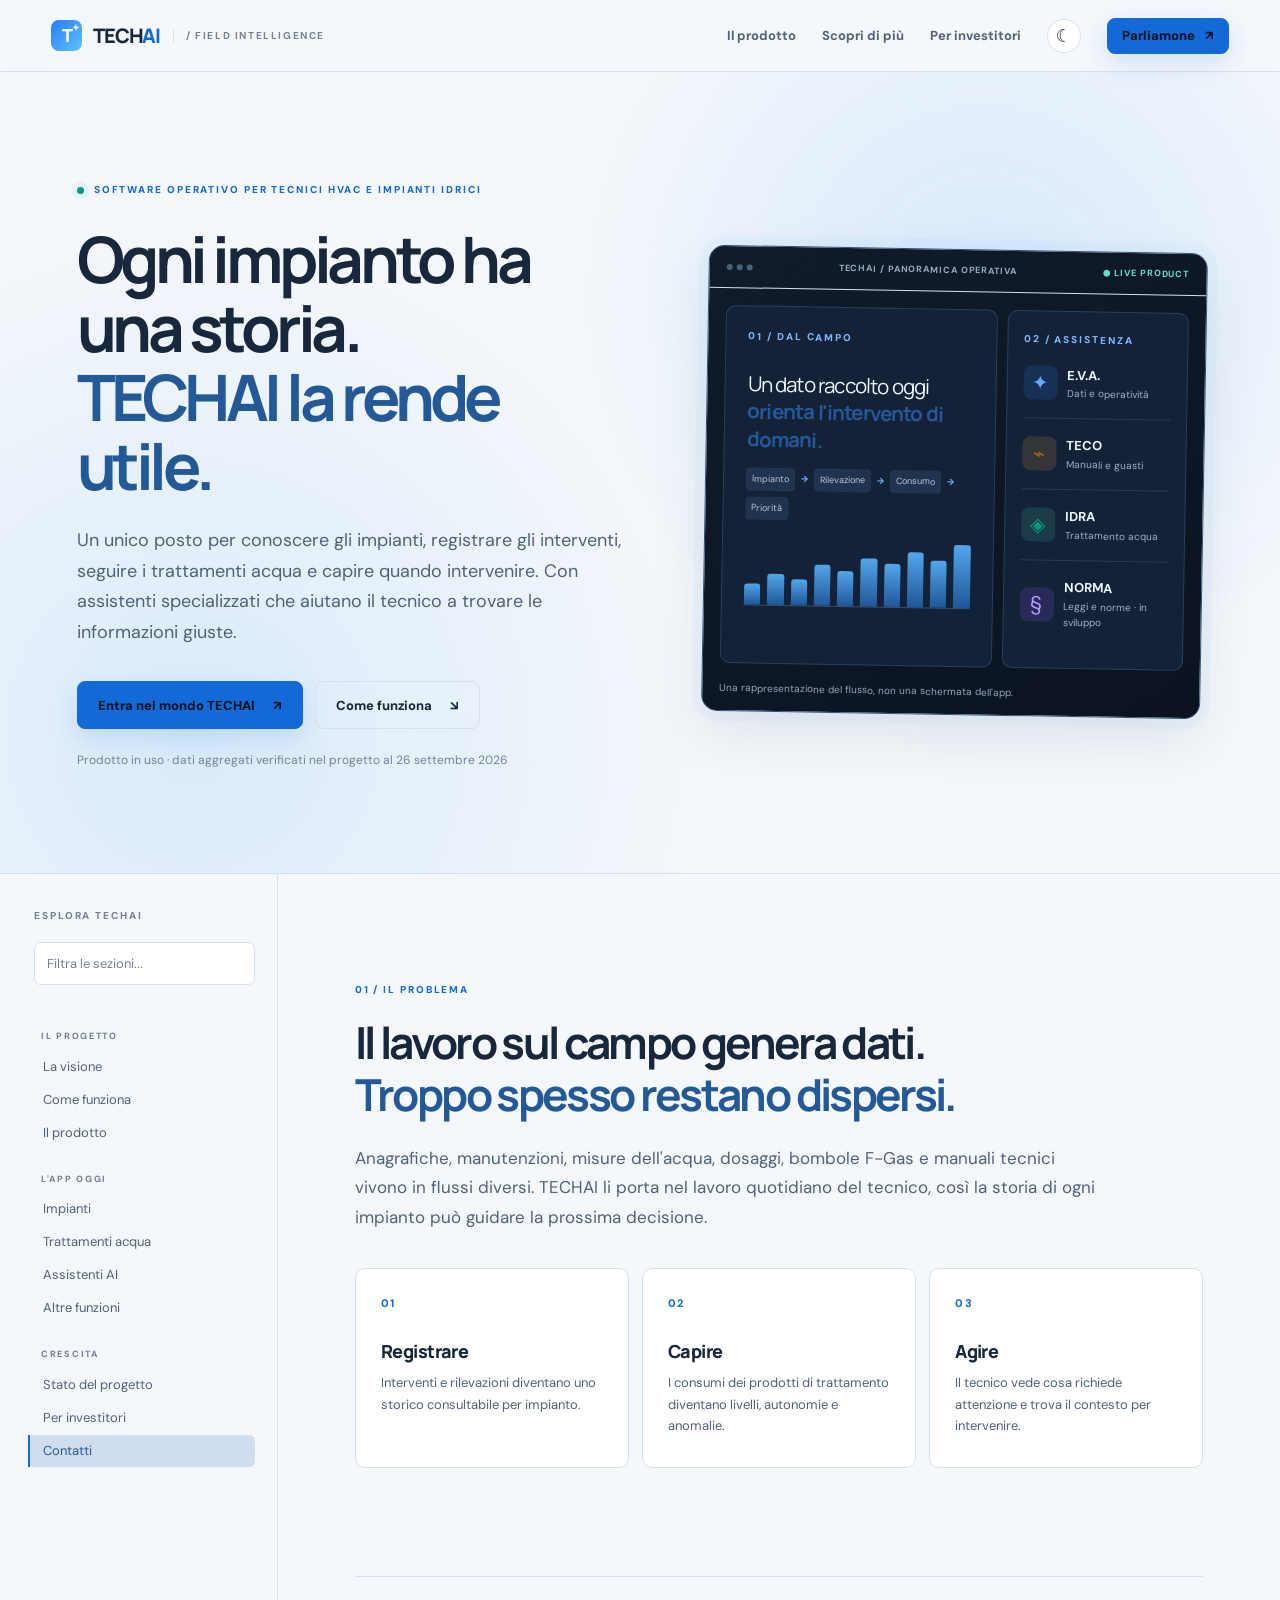
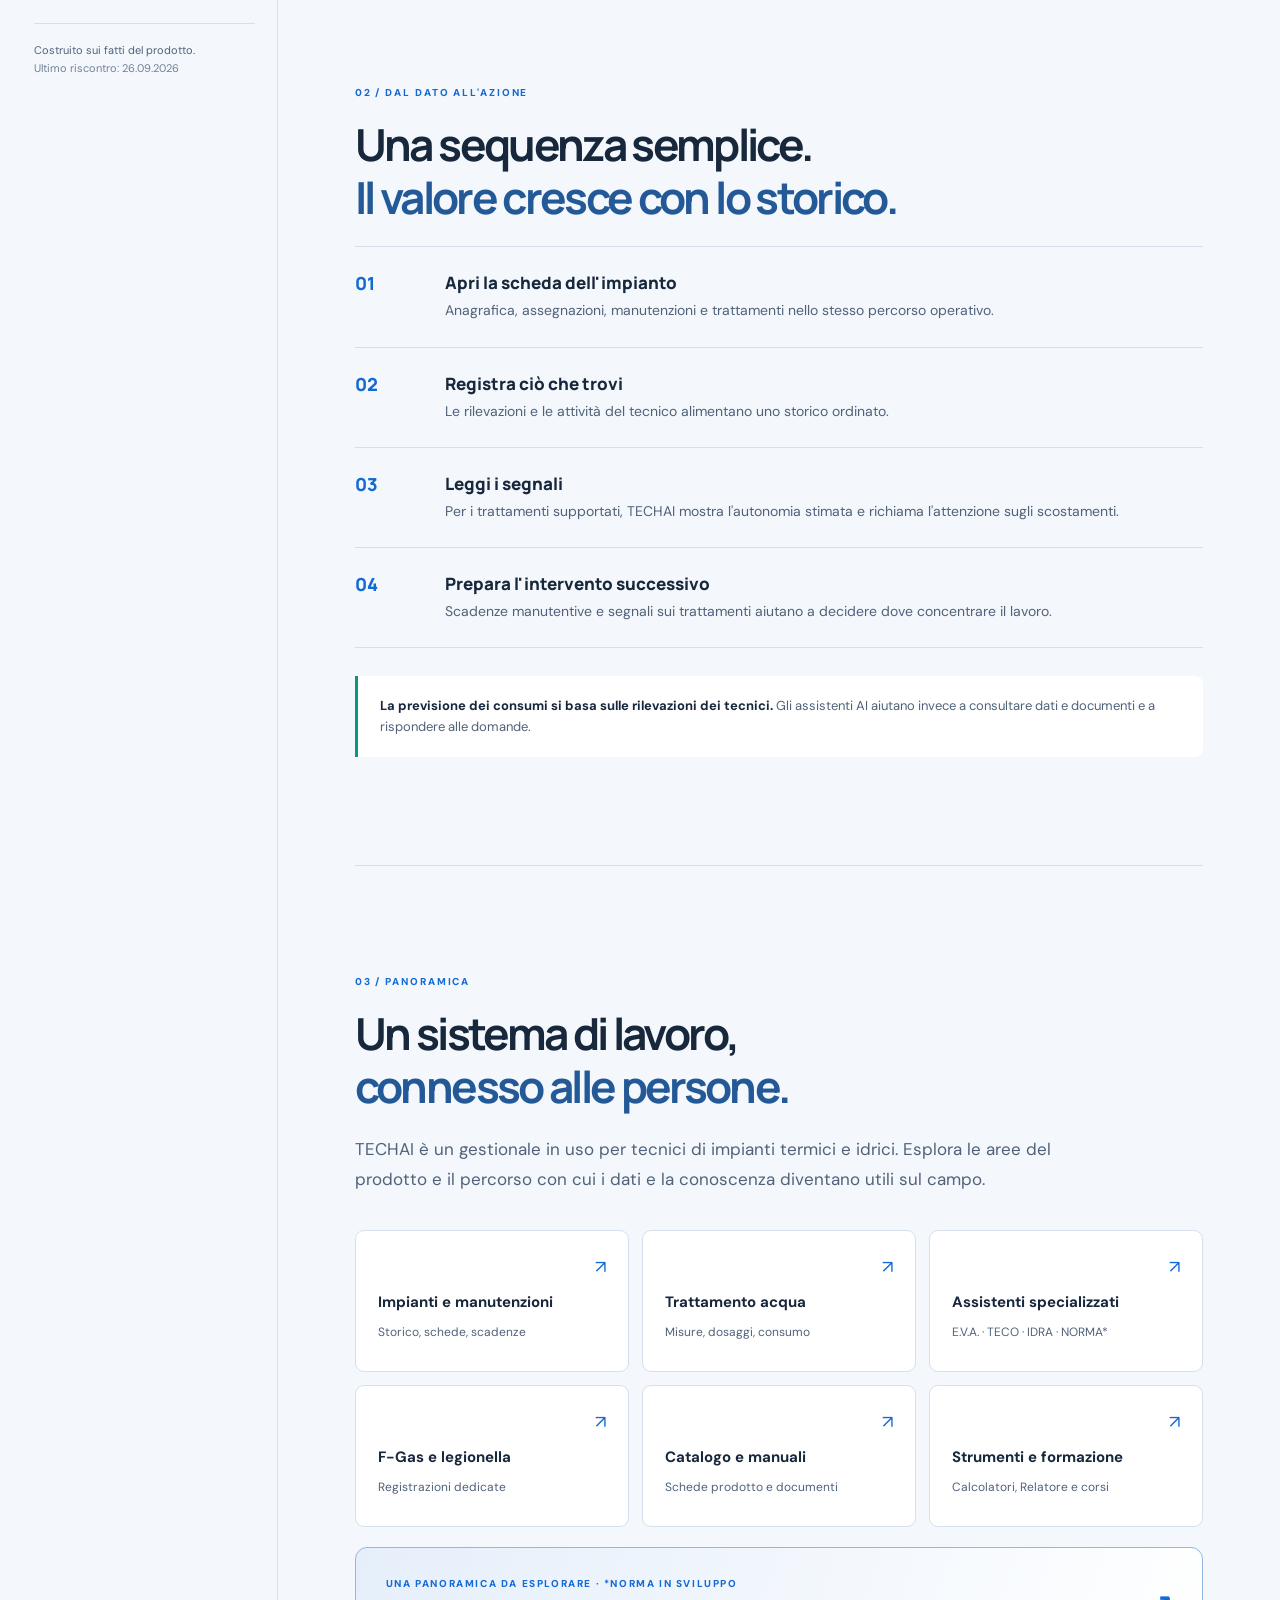
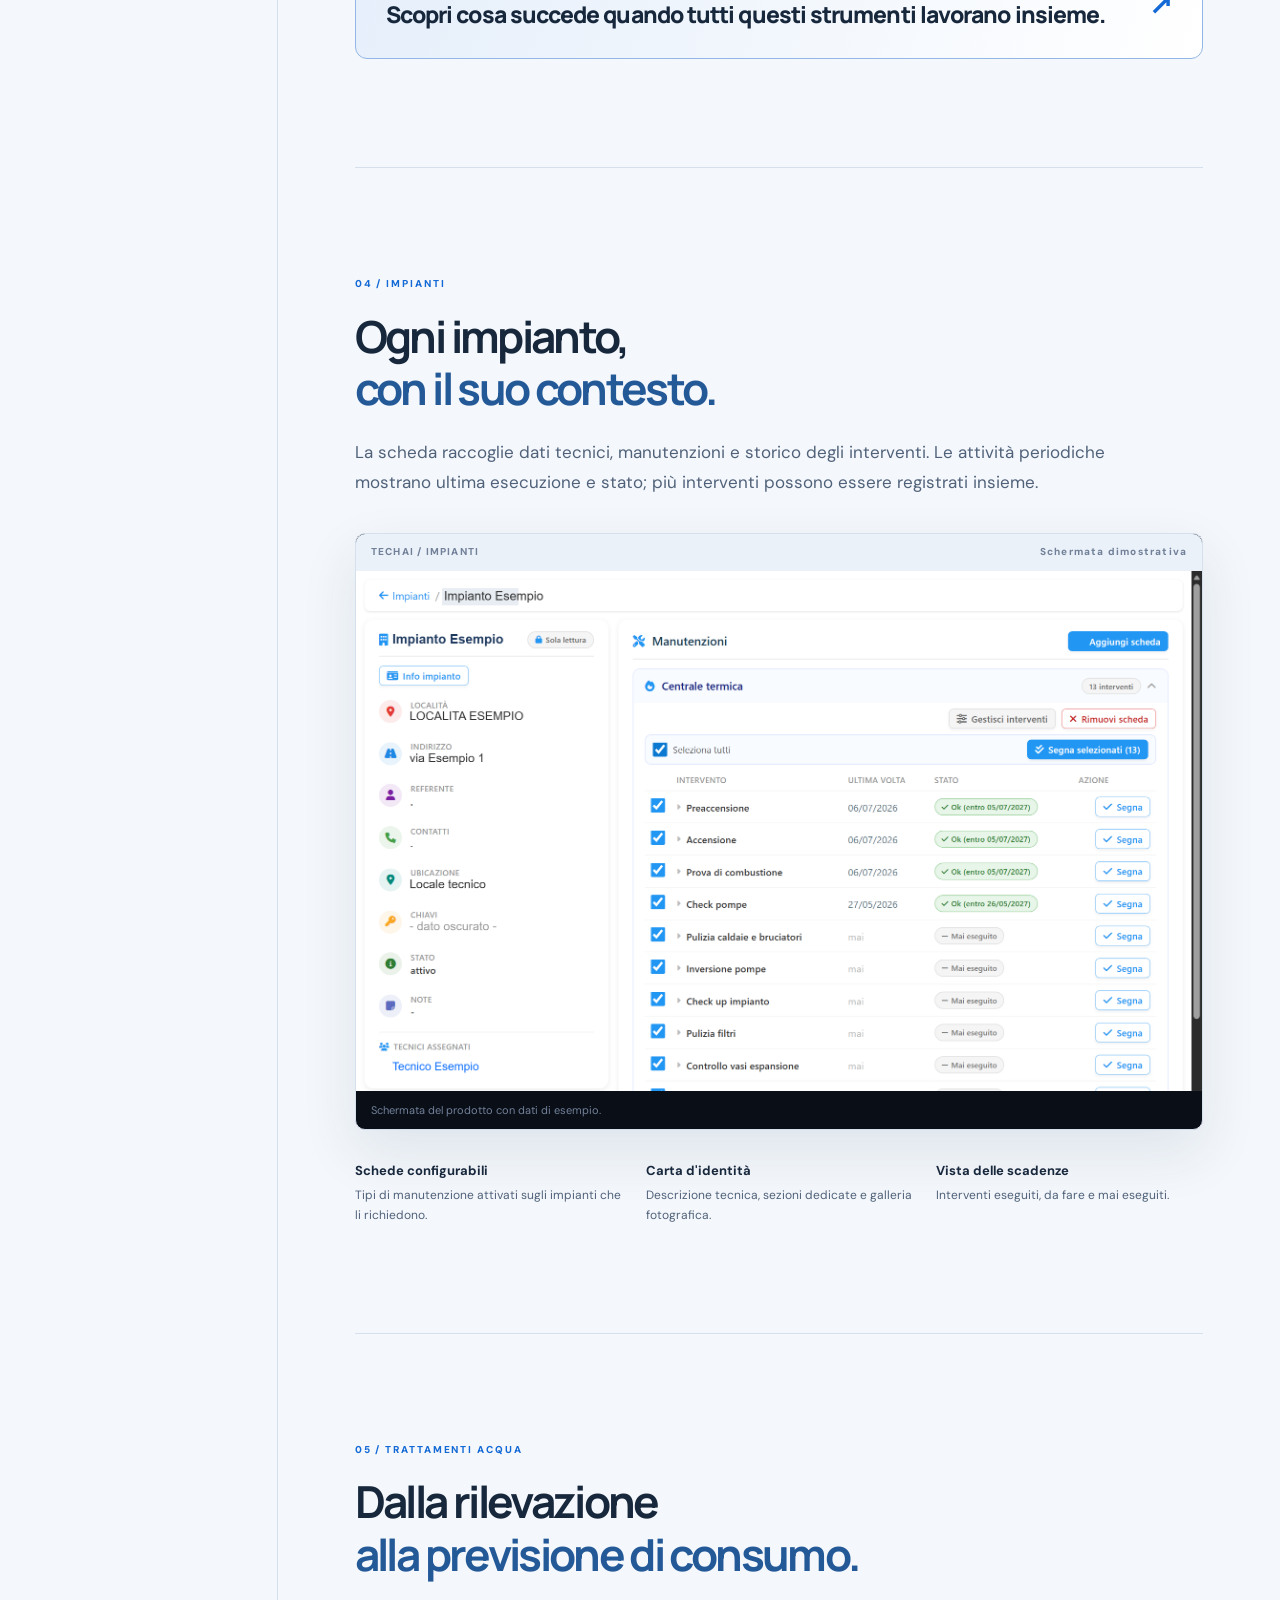
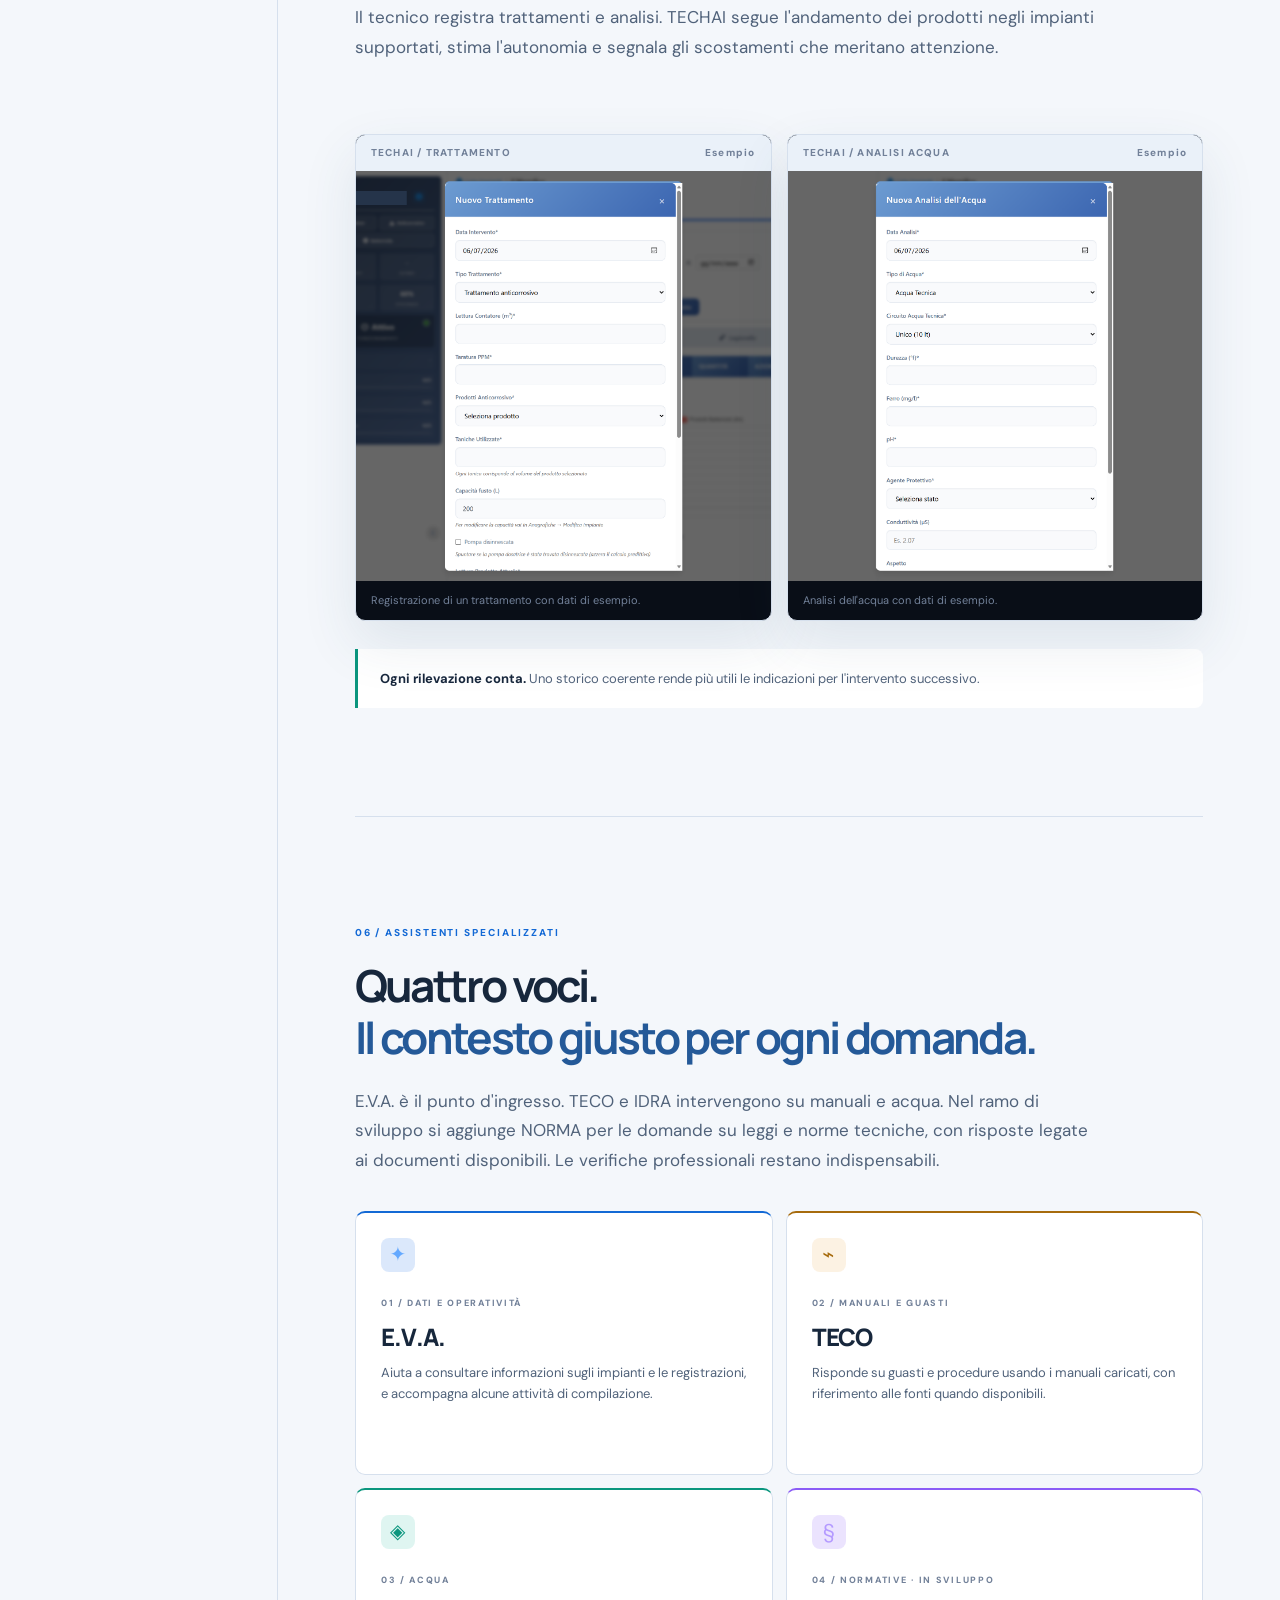
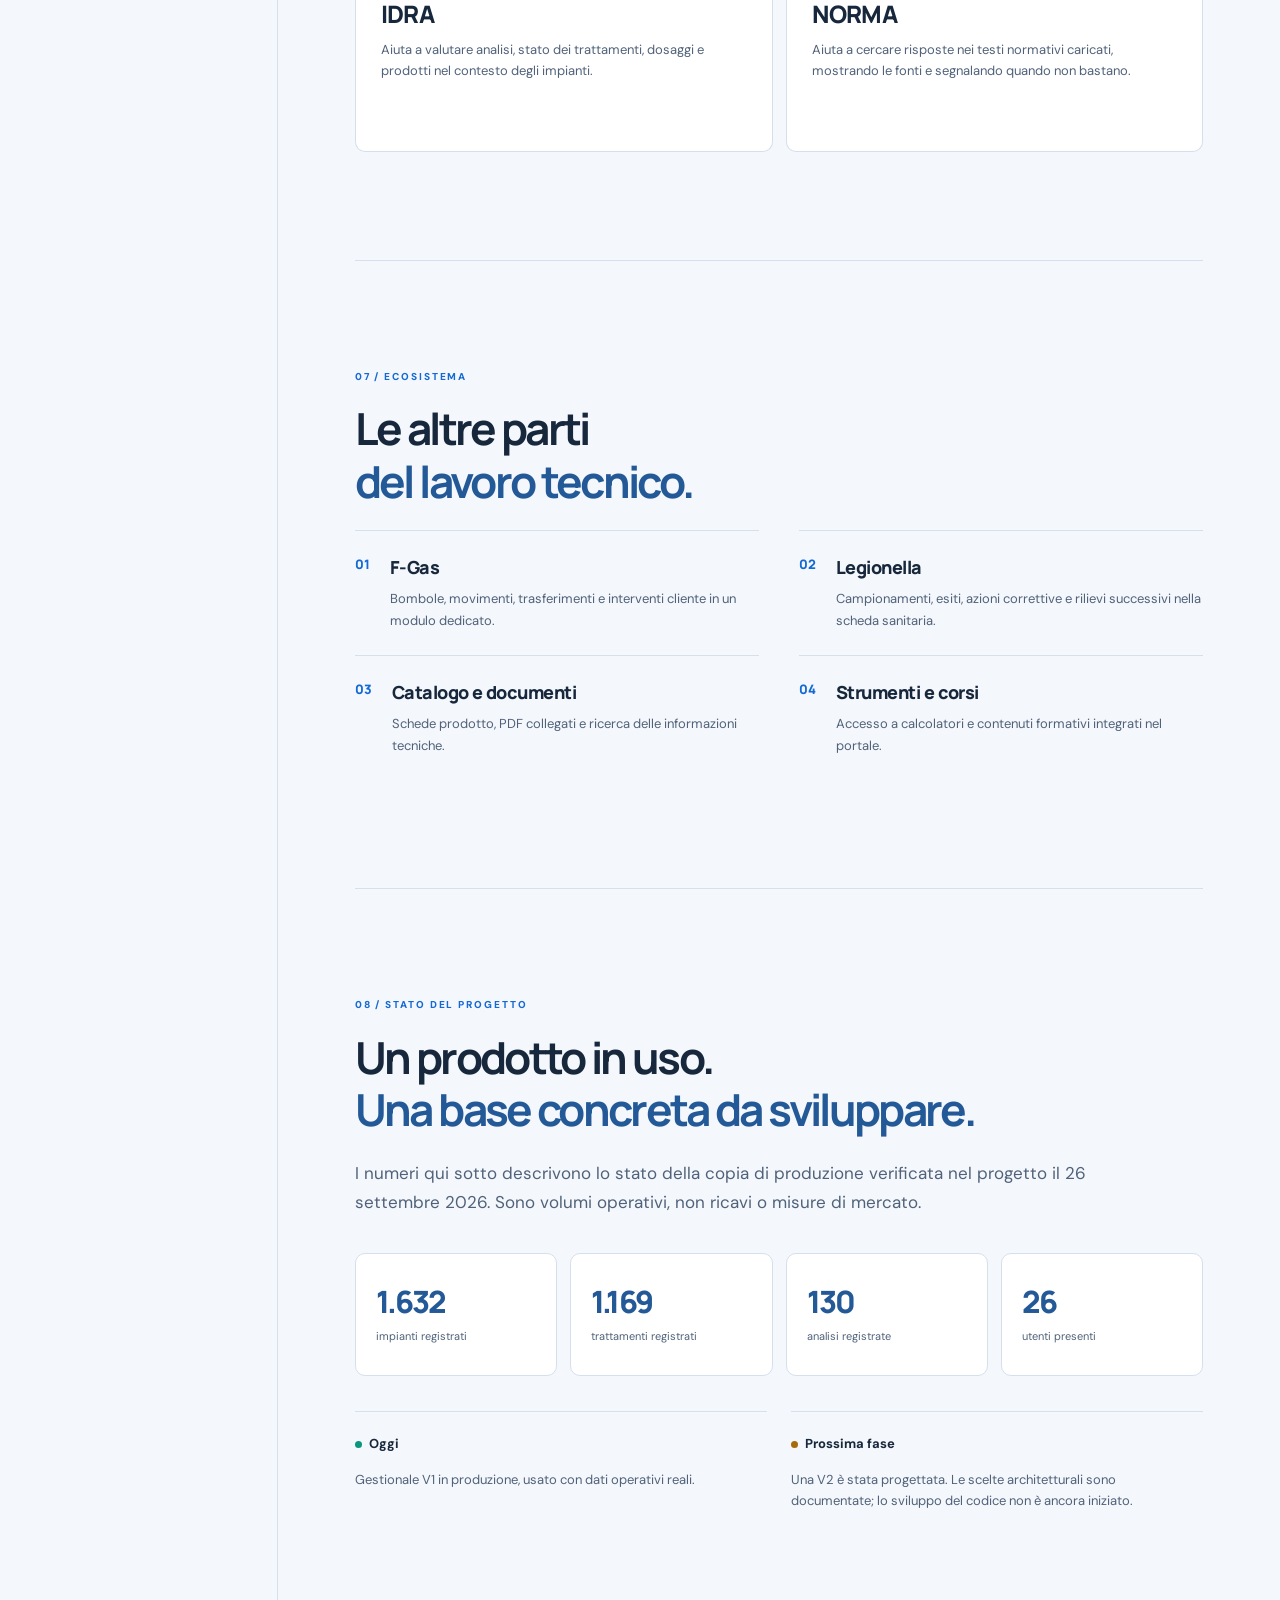
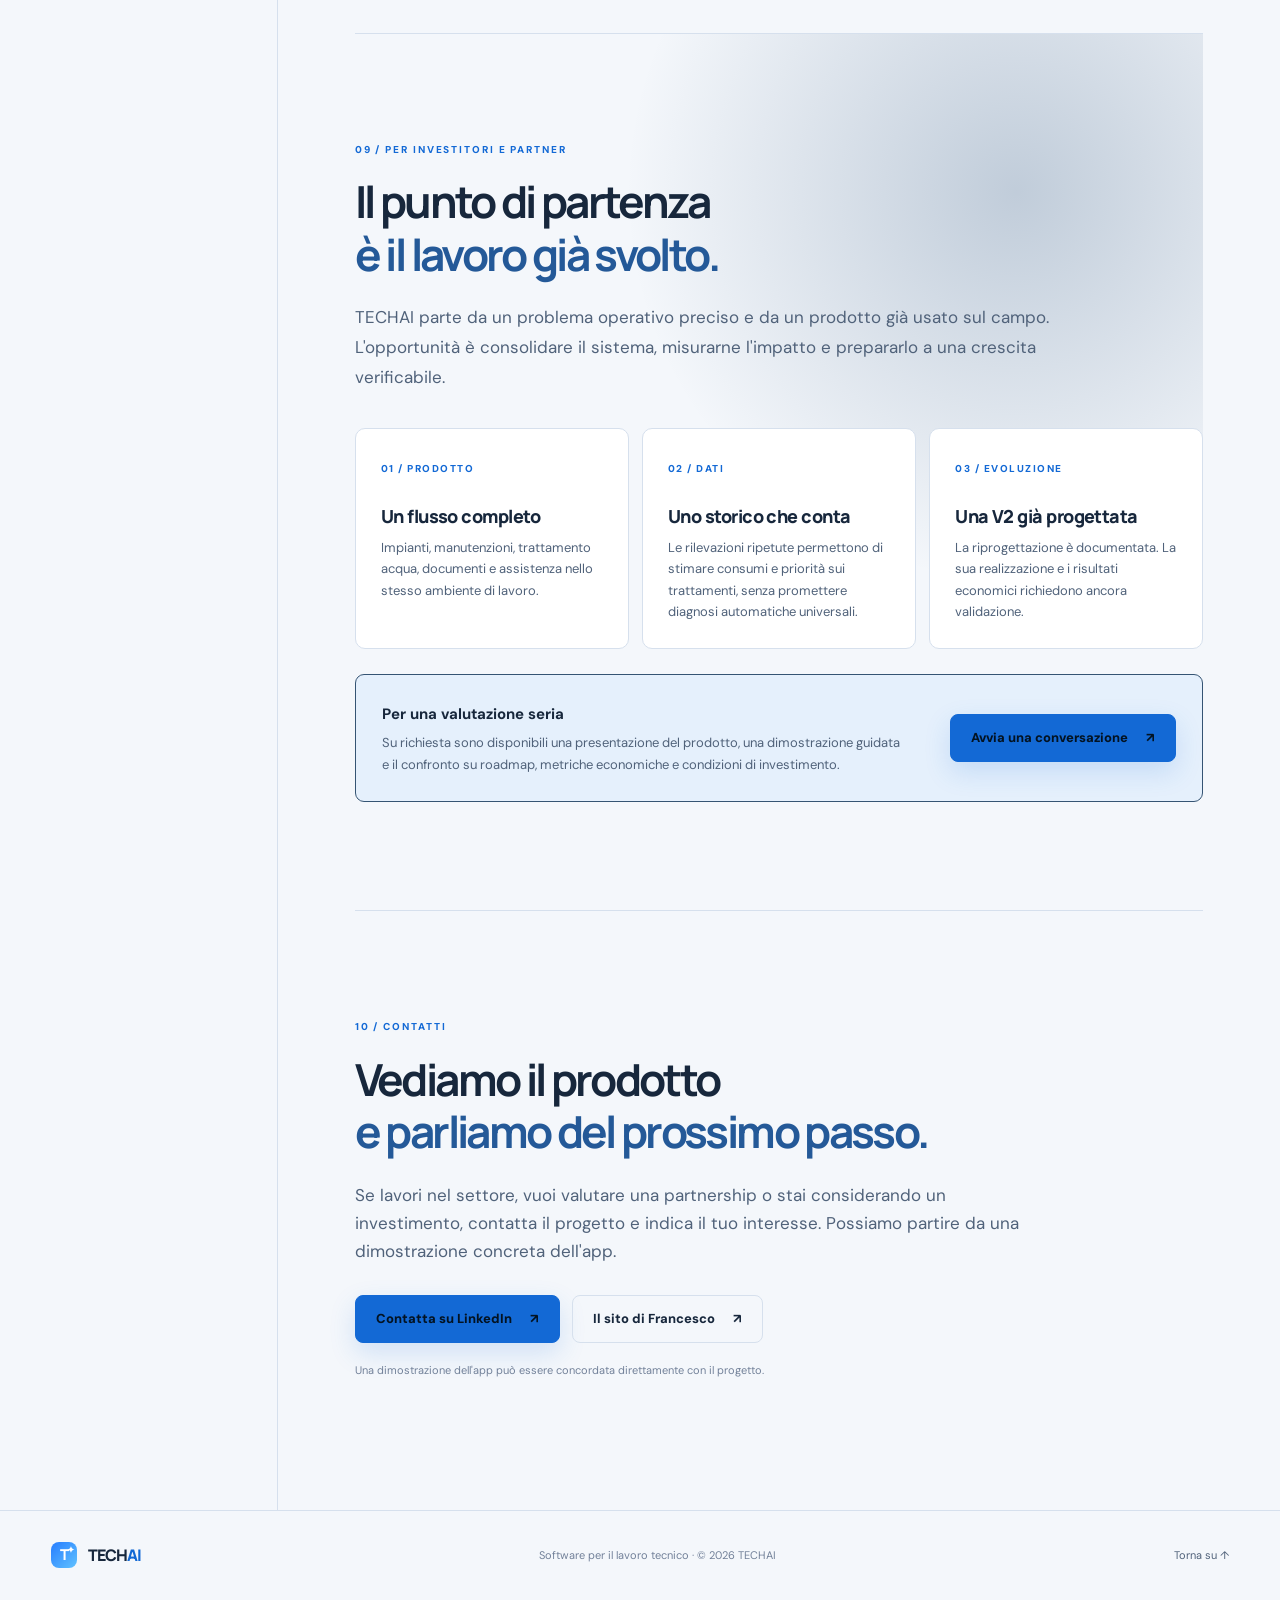
<file: index.html>
<!doctype html>
<html lang="it">
<head>
  <meta charset="utf-8">
  <meta name="viewport" content="width=device-width, initial-scale=1">
  <meta name="theme-color" content="#f4f7fb">
  <meta name="description" content="TECHAI unisce impianti, manutenzioni, trattamento acqua, dati di consumo e assistenti specializzati nel lavoro quotidiano dei tecnici HVAC.">
  <title>TECHAI — Il lavoro tecnico, in un unico sistema</title>
  <link rel="stylesheet" href="styles.css?v=2">
  <script defer src="app.js"></script>
</head>
<body class="light">
  <a class="skip-link" href="#contenuto">Vai al contenuto</a>
  <header class="topbar">
    <a class="brand" href="#inizio" aria-label="TECHAI, torna all'inizio"><span class="brand-mark" aria-hidden="true">T<span>✦</span></span><span>TECH<span class="brand-ai">AI</span></span><span class="brand-tag">/ FIELD INTELLIGENCE</span></a>
    <nav class="top-actions" aria-label="Azioni principali">
      <a href="#prodotto">Il prodotto</a><a href="scopri.html">Scopri di più</a><a href="#investitori">Per investitori</a>
      <button id="themeToggle" class="theme-button" type="button" aria-label="Cambia tema" title="Cambia tema">☼</button>
      <a class="button button-small" href="#contatti">Parliamone <span aria-hidden="true">↗</span></a>
    </nav>
  </header>

  <section class="hero" id="inizio" aria-labelledby="hero-title">
    <div class="hero-copy">
      <div class="eyebrow"><span class="pulse"></span> SOFTWARE OPERATIVO PER TECNICI HVAC E IMPIANTI IDRICI</div>
      <h1 id="hero-title">Ogni impianto ha una storia.<br><em>TECHAI la rende utile.</em></h1>
      <p class="hero-lead">Un unico posto per conoscere gli impianti, registrare gli interventi, seguire i trattamenti acqua e capire quando intervenire. Con assistenti specializzati che aiutano il tecnico a trovare le informazioni giuste.</p>
      <div class="hero-buttons"><a class="button" href="scopri.html">Entra nel mondo TECHAI <span aria-hidden="true">↗</span></a><a class="button button-ghost" href="#come-funziona">Come funziona <span aria-hidden="true">↘</span></a></div>
      <p class="hero-note">Prodotto in uso · dati aggregati verificati nel progetto al 26 settembre 2026</p>
    </div>
    <div class="hero-visual" aria-label="Sintesi illustrativa del flusso TECHAI">
      <div class="visual-head"><span class="visual-dots"><i></i><i></i><i></i></span><span>TECHAI / PANORAMICA OPERATIVA</span><span>● LIVE PRODUCT</span></div>
      <div class="visual-grid">
        <div class="visual-primary"><div class="visual-kicker">01 / DAL CAMPO</div><div class="visual-big">Un dato raccolto oggi<br><strong>orienta l'intervento di domani.</strong></div><div class="visual-flow"><span>Impianto</span><b>→</b><span>Rilevazione</span><b>→</b><span>Consumo</span><b>→</b><span>Priorità</span></div><div class="bars" aria-hidden="true"><i style="height:32%"></i><i style="height:46%"></i><i style="height:39%"></i><i style="height:61%"></i><i style="height:53%"></i><i style="height:72%"></i><i style="height:65%"></i><i style="height:82%"></i><i style="height:70%"></i><i style="height:94%"></i></div></div>
        <div class="visual-side"><div class="visual-kicker">02 / ASSISTENZA</div><div class="agent-row"><span class="agent-symbol blue">✦</span><span><b>E.V.A.</b><small>Dati e operatività</small></span></div><div class="agent-row"><span class="agent-symbol amber">⌁</span><span><b>TECO</b><small>Manuali e guasti</small></span></div><div class="agent-row"><span class="agent-symbol teal">◈</span><span><b>IDRA</b><small>Trattamento acqua</small></span></div><div class="agent-row"><span class="agent-symbol violet">§</span><span><b>NORMA</b><small>Leggi e norme · in sviluppo</small></span></div></div>
      </div>
      <div class="visual-foot">Una rappresentazione del flusso, non una schermata dell'app.</div>
    </div>
  </section>

  <div class="page-shell" id="contenuto">
    <aside class="rail" aria-label="Indice della pagina"><div class="rail-inner"><div class="rail-label">ESPLORA TECHAI</div><input id="railSearch" class="rail-search" type="search" placeholder="Filtra le sezioni..." aria-label="Filtra le sezioni"><nav id="railNav" aria-label="Sezioni"><div class="nav-group">IL PROGETTO</div><a href="#visione">La visione</a><a href="#come-funziona">Come funziona</a><a href="#prodotto">Il prodotto</a><div class="nav-group">L'APP OGGI</div><a href="#impianti">Impianti</a><a href="#acqua">Trattamenti acqua</a><a href="#assistenti">Assistenti AI</a><a href="#altre-funzioni">Altre funzioni</a><div class="nav-group">CRESCITA</div><a href="#trazione">Stato del progetto</a><a href="#investitori">Per investitori</a><a href="#contatti">Contatti</a></nav><div class="rail-bottom">Costruito sui fatti del prodotto.<br><span>Ultimo riscontro: 26.09.2026</span></div></div></aside>
    <main class="content">
      <section class="section" id="visione"><div class="section-label">01 / IL PROBLEMA</div><h2>Il lavoro sul campo genera dati.<br><span>Troppo spesso restano dispersi.</span></h2><p class="section-intro">Anagrafiche, manutenzioni, misure dell'acqua, dosaggi, bombole F-Gas e manuali tecnici vivono in flussi diversi. TECHAI li porta nel lavoro quotidiano del tecnico, così la storia di ogni impianto può guidare la prossima decisione.</p><div class="three-grid"><article class="feature-card"><div class="card-icon">01</div><h3>Registrare</h3><p>Interventi e rilevazioni diventano uno storico consultabile per impianto.</p></article><article class="feature-card"><div class="card-icon">02</div><h3>Capire</h3><p>I consumi dei prodotti di trattamento diventano livelli, autonomie e anomalie.</p></article><article class="feature-card"><div class="card-icon">03</div><h3>Agire</h3><p>Il tecnico vede cosa richiede attenzione e trova il contesto per intervenire.</p></article></div></section>

      <section class="section" id="come-funziona"><div class="section-label">02 / DAL DATO ALL'AZIONE</div><h2>Una sequenza semplice.<br><span>Il valore cresce con lo storico.</span></h2><div class="steps"><div class="step"><span>01</span><div><h3>Apri la scheda dell'impianto</h3><p>Anagrafica, assegnazioni, manutenzioni e trattamenti nello stesso percorso operativo.</p></div></div><div class="step"><span>02</span><div><h3>Registra ciò che trovi</h3><p>Le rilevazioni e le attività del tecnico alimentano uno storico ordinato.</p></div></div><div class="step"><span>03</span><div><h3>Leggi i segnali</h3><p>Per i trattamenti supportati, TECHAI mostra l'autonomia stimata e richiama l'attenzione sugli scostamenti.</p></div></div><div class="step"><span>04</span><div><h3>Prepara l'intervento successivo</h3><p>Scadenze manutentive e segnali sui trattamenti aiutano a decidere dove concentrare il lavoro.</p></div></div></div><div class="callout"><b>La previsione dei consumi si basa sulle rilevazioni dei tecnici.</b> Gli assistenti AI aiutano invece a consultare dati e documenti e a rispondere alle domande.</div></section>

      <section class="section" id="prodotto"><div class="section-label">03 / PANORAMICA</div><h2>Un sistema di lavoro,<br><span>connesso alle persone.</span></h2><p class="section-intro">TECHAI è un gestionale in uso per tecnici di impianti termici e idrici. Esplora le aree del prodotto e il percorso con cui i dati e la conoscenza diventano utili sul campo.</p><div class="module-grid"><a href="scopri.html#impianti" class="module"><span>↗</span><b>Impianti e manutenzioni</b><small>Storico, schede, scadenze</small></a><a href="scopri.html#acqua" class="module"><span>↗</span><b>Trattamento acqua</b><small>Misure, dosaggi, consumo</small></a><a href="scopri.html#intelligenza" class="module"><span>↗</span><b>Assistenti specializzati</b><small>E.V.A. · TECO · IDRA · NORMA*</small></a><a href="scopri.html#tracciabilita" class="module"><span>↗</span><b>F-Gas e legionella</b><small>Registrazioni dedicate</small></a><a href="scopri.html#prodotti" class="module"><span>↗</span><b>Catalogo e manuali</b><small>Schede prodotto e documenti</small></a><a href="scopri.html#strumenti" class="module"><span>↗</span><b>Strumenti e formazione</b><small>Calcolatori, Relatore e corsi</small></a></div><a class="discover-banner" href="scopri.html"><span><small>UNA PANORAMICA DA ESPLORARE · *NORMA IN SVILUPPO</small><strong>Scopri cosa succede quando tutti questi strumenti lavorano insieme.</strong></span><b aria-hidden="true">↗</b></a></section>

      <section class="section detail-section" id="impianti"><div class="section-label">04 / IMPIANTI</div><h2>Ogni impianto,<br><span>con il suo contesto.</span></h2><p class="section-intro">La scheda raccoglie dati tecnici, manutenzioni e storico degli interventi. Le attività periodiche mostrano ultima esecuzione e stato; più interventi possono essere registrati insieme.</p><figure class="screenshot"><div class="shot-bar"><span>TECHAI / IMPIANTI</span><span>Schermata dimostrativa</span></div><img src="assets/04-dettaglio-impianto-manutenzioni.png" alt="Scheda dimostrativa di un impianto con l'elenco delle manutenzioni e le relative scadenze" loading="lazy"><figcaption>Schermata del prodotto con dati di esempio.</figcaption></figure><div class="detail-points"><div><b>Schede configurabili</b><span>Tipi di manutenzione attivati sugli impianti che li richiedono.</span></div><div><b>Carta d'identità</b><span>Descrizione tecnica, sezioni dedicate e galleria fotografica.</span></div><div><b>Vista delle scadenze</b><span>Interventi eseguiti, da fare e mai eseguiti.</span></div></div></section>

      <section class="section detail-section" id="acqua"><div class="section-label">05 / TRATTAMENTI ACQUA</div><h2>Dalla rilevazione<br><span>alla previsione di consumo.</span></h2><p class="section-intro">Il tecnico registra trattamenti e analisi. TECHAI segue l'andamento dei prodotti negli impianti supportati, stima l'autonomia e segnala gli scostamenti che meritano attenzione.</p><div class="split-shots"><figure class="screenshot"><div class="shot-bar"><span>TECHAI / TRATTAMENTO</span><span>Esempio</span></div><img src="assets/06-nuovo-trattamento.png" alt="Modulo dimostrativo di registrazione di un trattamento anticorrosivo" loading="lazy"><figcaption>Registrazione di un trattamento con dati di esempio.</figcaption></figure><figure class="screenshot"><div class="shot-bar"><span>TECHAI / ANALISI ACQUA</span><span>Esempio</span></div><img src="assets/07-nuova-analisi-acqua.png" alt="Modulo dimostrativo per registrare un'analisi dell'acqua" loading="lazy"><figcaption>Analisi dell'acqua con dati di esempio.</figcaption></figure></div><div class="callout"><b>Ogni rilevazione conta.</b> Uno storico coerente rende più utili le indicazioni per l'intervento successivo.</div></section>

      <section class="section" id="assistenti"><div class="section-label">06 / ASSISTENTI SPECIALIZZATI</div><h2>Quattro voci.<br><span>Il contesto giusto per ogni domanda.</span></h2><p class="section-intro">E.V.A. è il punto d'ingresso. TECO e IDRA intervengono su manuali e acqua. Nel ramo di sviluppo si aggiunge NORMA per le domande su leggi e norme tecniche, con risposte legate ai documenti disponibili. Le verifiche professionali restano indispensabili.</p><div class="agent-cards"><article class="agent-card eva"><span class="agent-symbol blue">✦</span><div class="agent-code">01 / DATI E OPERATIVITÀ</div><h3>E.V.A.</h3><p>Aiuta a consultare informazioni sugli impianti e le registrazioni, e accompagna alcune attività di compilazione.</p></article><article class="agent-card teco"><span class="agent-symbol amber">⌁</span><div class="agent-code">02 / MANUALI E GUASTI</div><h3>TECO</h3><p>Risponde su guasti e procedure usando i manuali caricati, con riferimento alle fonti quando disponibili.</p></article><article class="agent-card idra"><span class="agent-symbol teal">◈</span><div class="agent-code">03 / ACQUA</div><h3>IDRA</h3><p>Aiuta a valutare analisi, stato dei trattamenti, dosaggi e prodotti nel contesto degli impianti.</p></article><article class="agent-card norma"><span class="agent-symbol violet">§</span><div class="agent-code">04 / NORMATIVE · IN SVILUPPO</div><h3>NORMA</h3><p>Aiuta a cercare risposte nei testi normativi caricati, mostrando le fonti e segnalando quando non bastano.</p></article></div></section>

      <section class="section" id="altre-funzioni"><div class="section-label">07 / ECOSISTEMA</div><h2>Le altre parti<br><span>del lavoro tecnico.</span></h2><div class="list-grid"><article><span>01</span><div><h3>F-Gas</h3><p>Bombole, movimenti, trasferimenti e interventi cliente in un modulo dedicato.</p></div></article><article><span>02</span><div><h3>Legionella</h3><p>Campionamenti, esiti, azioni correttive e rilievi successivi nella scheda sanitaria.</p></div></article><article><span>03</span><div><h3>Catalogo e documenti</h3><p>Schede prodotto, PDF collegati e ricerca delle informazioni tecniche.</p></div></article><article><span>04</span><div><h3>Strumenti e corsi</h3><p>Accesso a calcolatori e contenuti formativi integrati nel portale.</p></div></article></div></section>

      <section class="section" id="trazione"><div class="section-label">08 / STATO DEL PROGETTO</div><h2>Un prodotto in uso.<br><span>Una base concreta da sviluppare.</span></h2><p class="section-intro">I numeri qui sotto descrivono lo stato della copia di produzione verificata nel progetto il 26 settembre 2026. Sono volumi operativi, non ricavi o misure di mercato.</p><div class="metric-grid"><div class="metric"><strong>1.632</strong><span>impianti registrati</span></div><div class="metric"><strong>1.169</strong><span>trattamenti registrati</span></div><div class="metric"><strong>130</strong><span>analisi registrate</span></div><div class="metric"><strong>26</strong><span>utenti presenti</span></div></div><div class="state-grid"><div><span class="state-dot active"></span><b>Oggi</b><p>Gestionale V1 in produzione, usato con dati operativi reali.</p></div><div><span class="state-dot planned"></span><b>Prossima fase</b><p>Una V2 è stata progettata. Le scelte architetturali sono documentate; lo sviluppo del codice non è ancora iniziato.</p></div></div></section>

      <section class="section investor-section" id="investitori"><div class="section-label">09 / PER INVESTITORI E PARTNER</div><h2>Il punto di partenza<br><span>è il lavoro già svolto.</span></h2><p class="section-intro">TECHAI parte da un problema operativo preciso e da un prodotto già usato sul campo. L'opportunità è consolidare il sistema, misurarne l'impatto e prepararlo a una crescita verificabile.</p><div class="investor-grid"><article><span>01 / PRODOTTO</span><h3>Un flusso completo</h3><p>Impianti, manutenzioni, trattamento acqua, documenti e assistenza nello stesso ambiente di lavoro.</p></article><article><span>02 / DATI</span><h3>Uno storico che conta</h3><p>Le rilevazioni ripetute permettono di stimare consumi e priorità sui trattamenti, senza promettere diagnosi automatiche universali.</p></article><article><span>03 / EVOLUZIONE</span><h3>Una V2 già progettata</h3><p>La riprogettazione è documentata. La sua realizzazione e i risultati economici richiedono ancora validazione.</p></article></div><div class="investor-note"><div><b>Per una valutazione seria</b><p>Su richiesta sono disponibili una presentazione del prodotto, una dimostrazione guidata e il confronto su roadmap, metriche economiche e condizioni di investimento.</p></div><a class="button" href="#contatti">Avvia una conversazione <span aria-hidden="true">↗</span></a></div></section>

      <section class="section contact-section" id="contatti"><div class="section-label">10 / CONTATTI</div><h2>Vediamo il prodotto<br><span>e parliamo del prossimo passo.</span></h2><p>Se lavori nel settore, vuoi valutare una partnership o stai considerando un investimento, contatta il progetto e indica il tuo interesse. Possiamo partire da una dimostrazione concreta dell'app.</p><div class="contact-actions"><a class="button" href="https://www.linkedin.com/in/francesco-boccia-90649a111/" target="_blank" rel="noopener noreferrer">Contatta su LinkedIn <span aria-hidden="true">↗</span></a><a class="button button-ghost" href="https://boccia.altervista.org/francesco/index.html#esperienza" target="_blank" rel="noopener noreferrer">Il sito di Francesco <span aria-hidden="true">↗</span></a></div><p class="contact-footnote">Una dimostrazione dell'app può essere concordata direttamente con il progetto.</p></section>
    </main>
  </div>
  <footer class="footer"><a class="brand" href="#inizio"><span class="brand-mark" aria-hidden="true">T<span>✦</span></span><span>TECH<span class="brand-ai">AI</span></span></a><span>Software per il lavoro tecnico · © <span id="year">2026</span> TECHAI</span><a href="#inizio">Torna su ↑</a></footer>
</body>
</html>
</file>
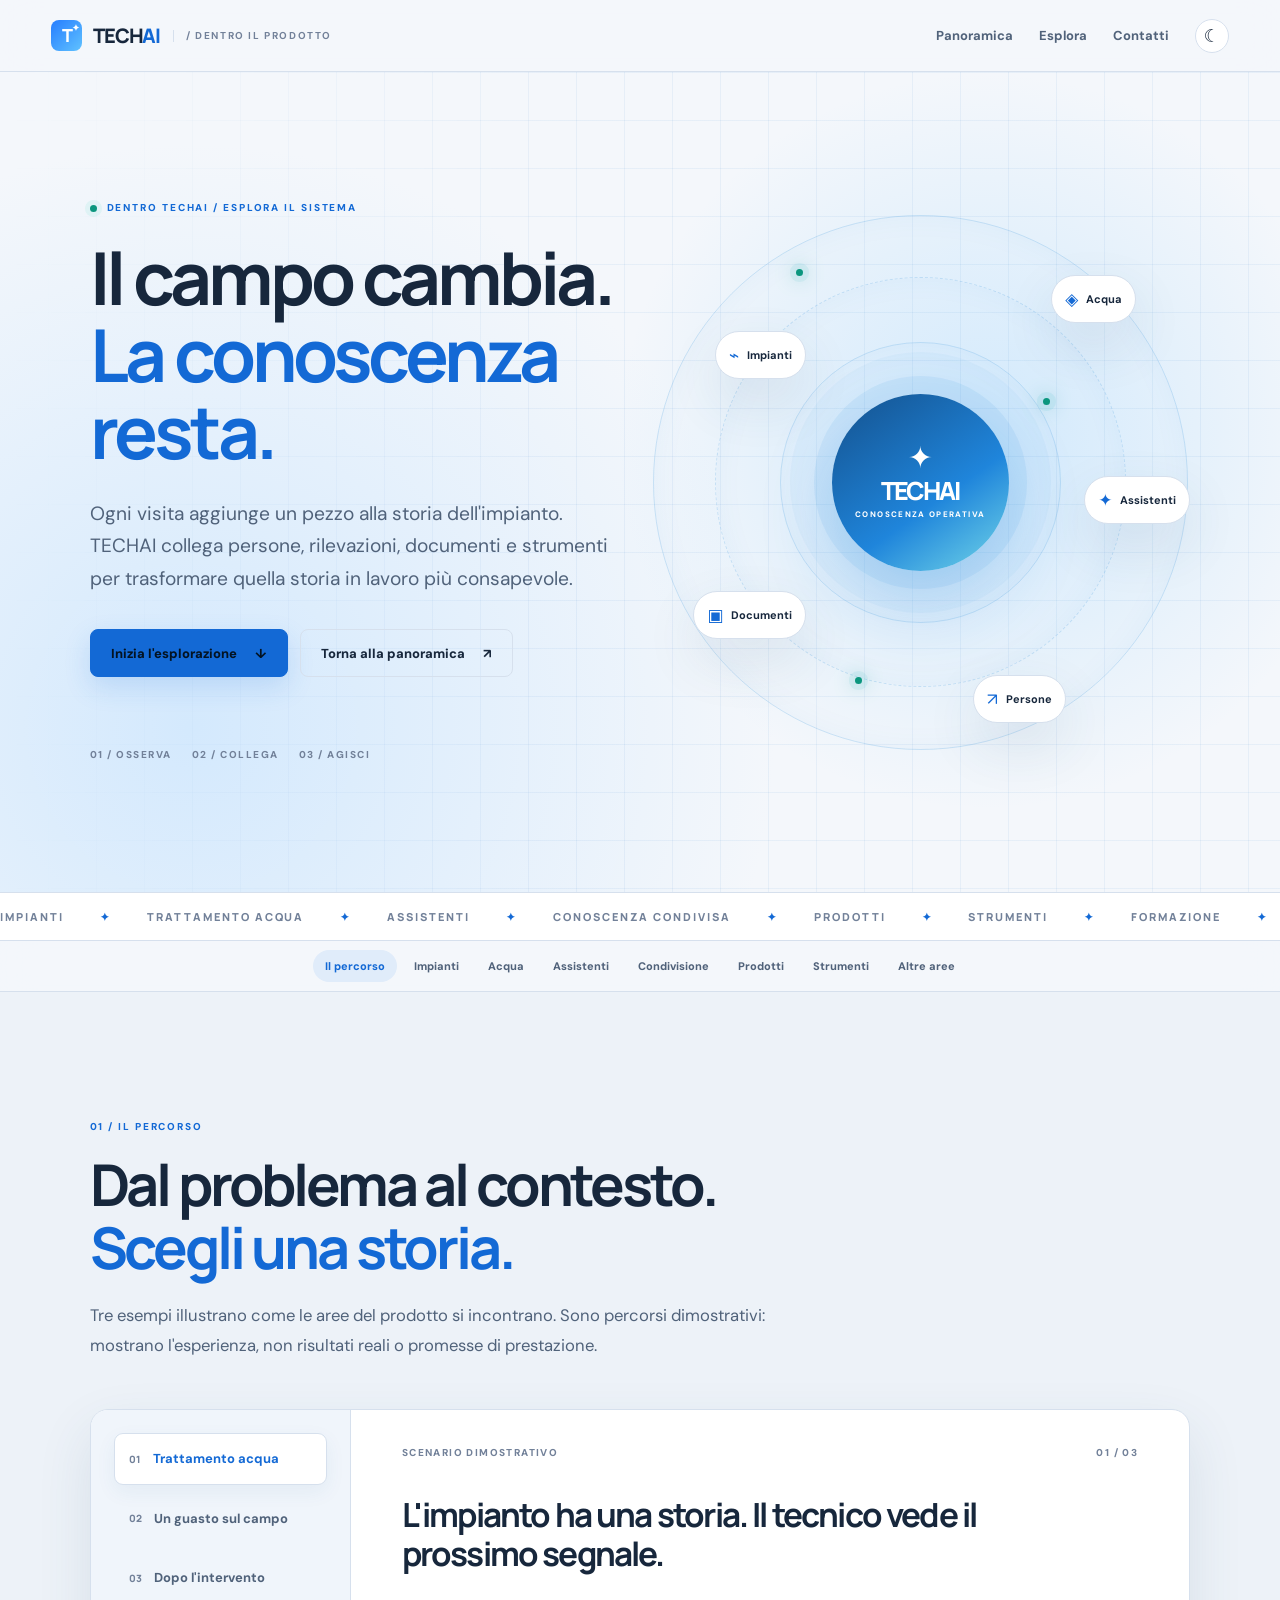
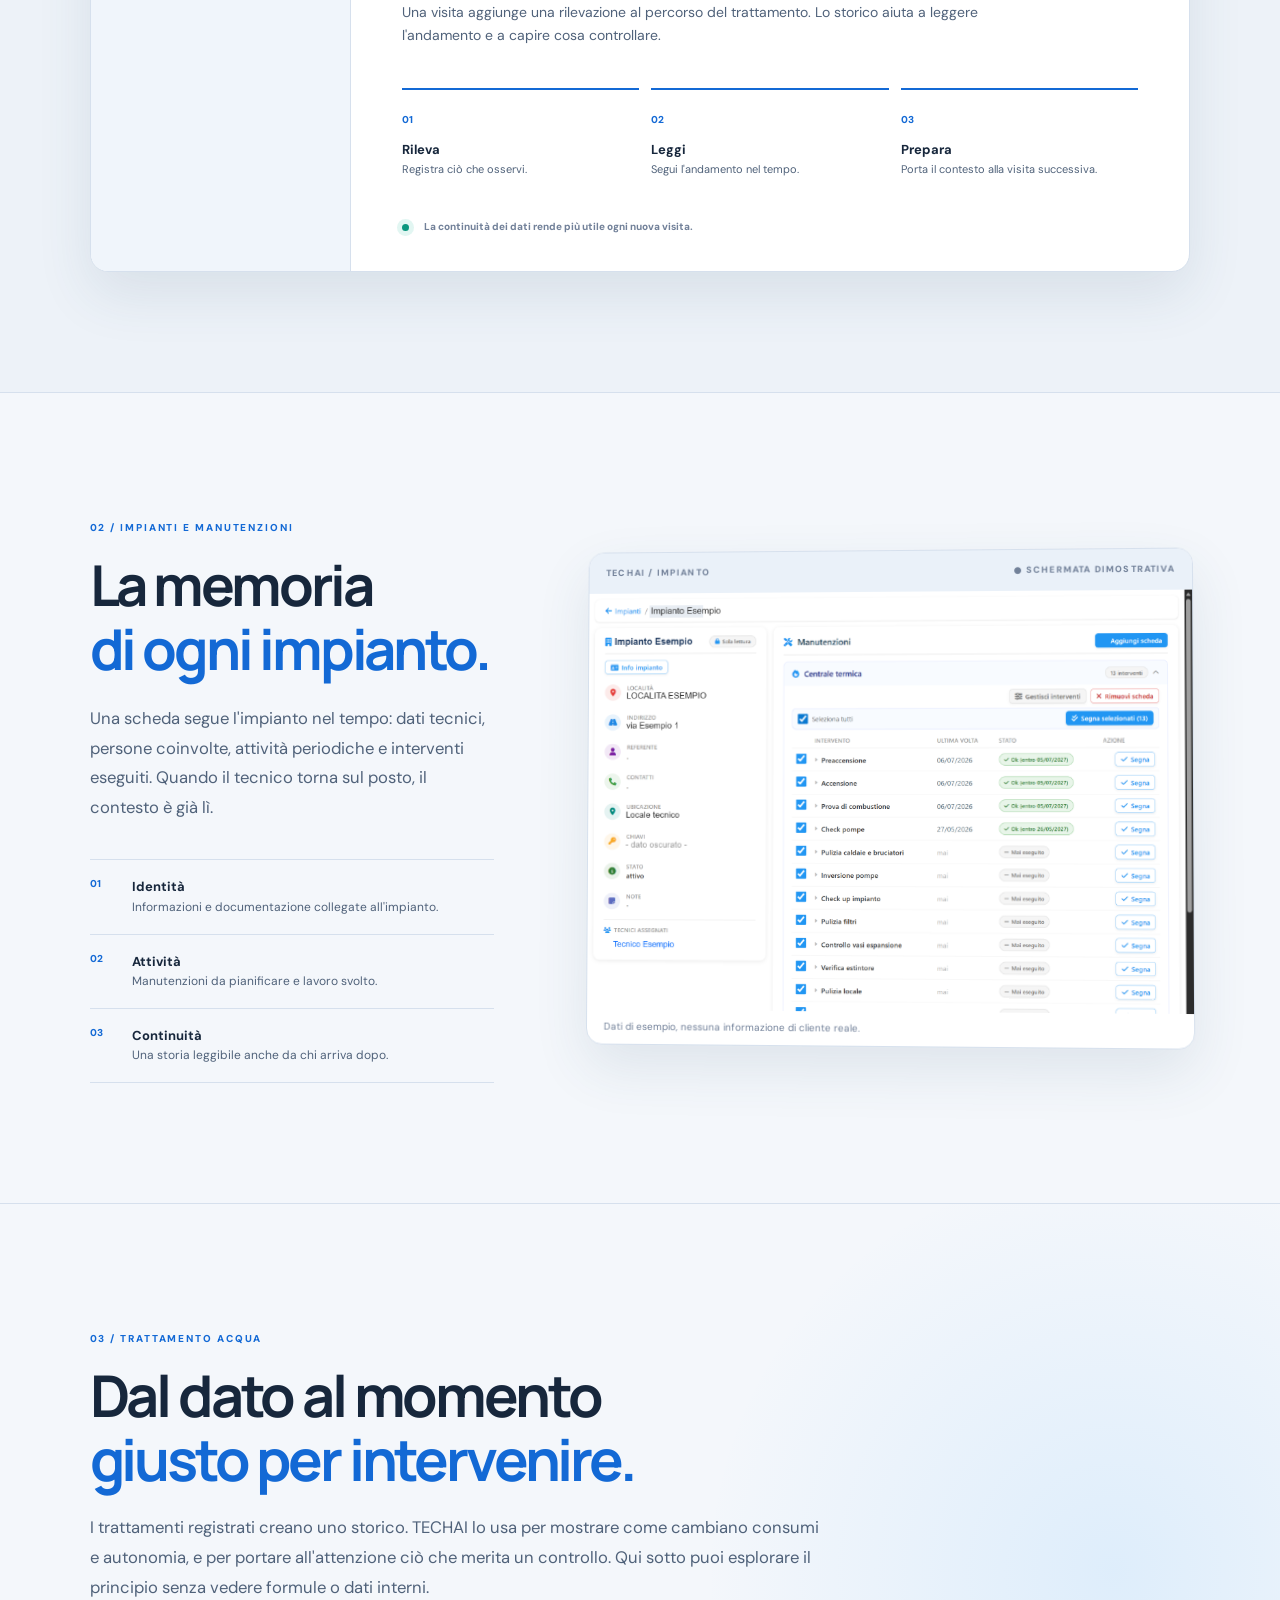
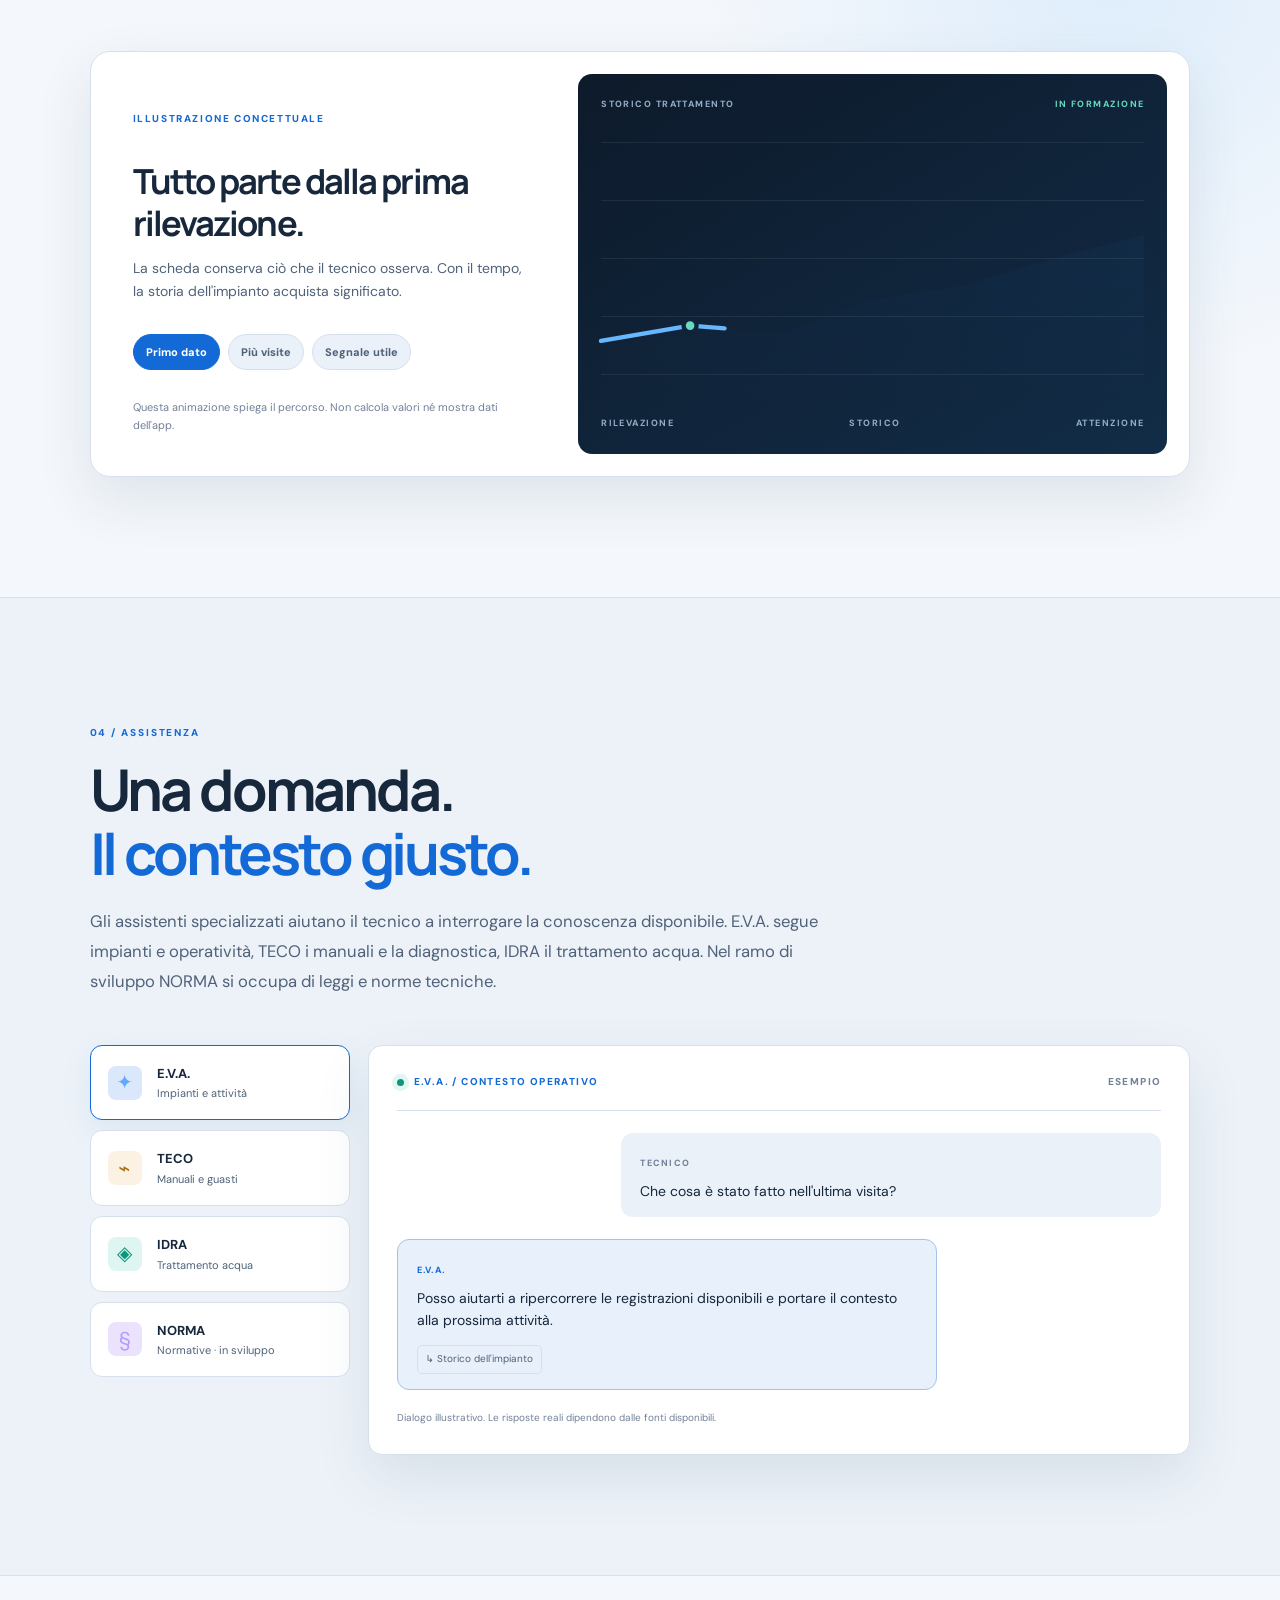
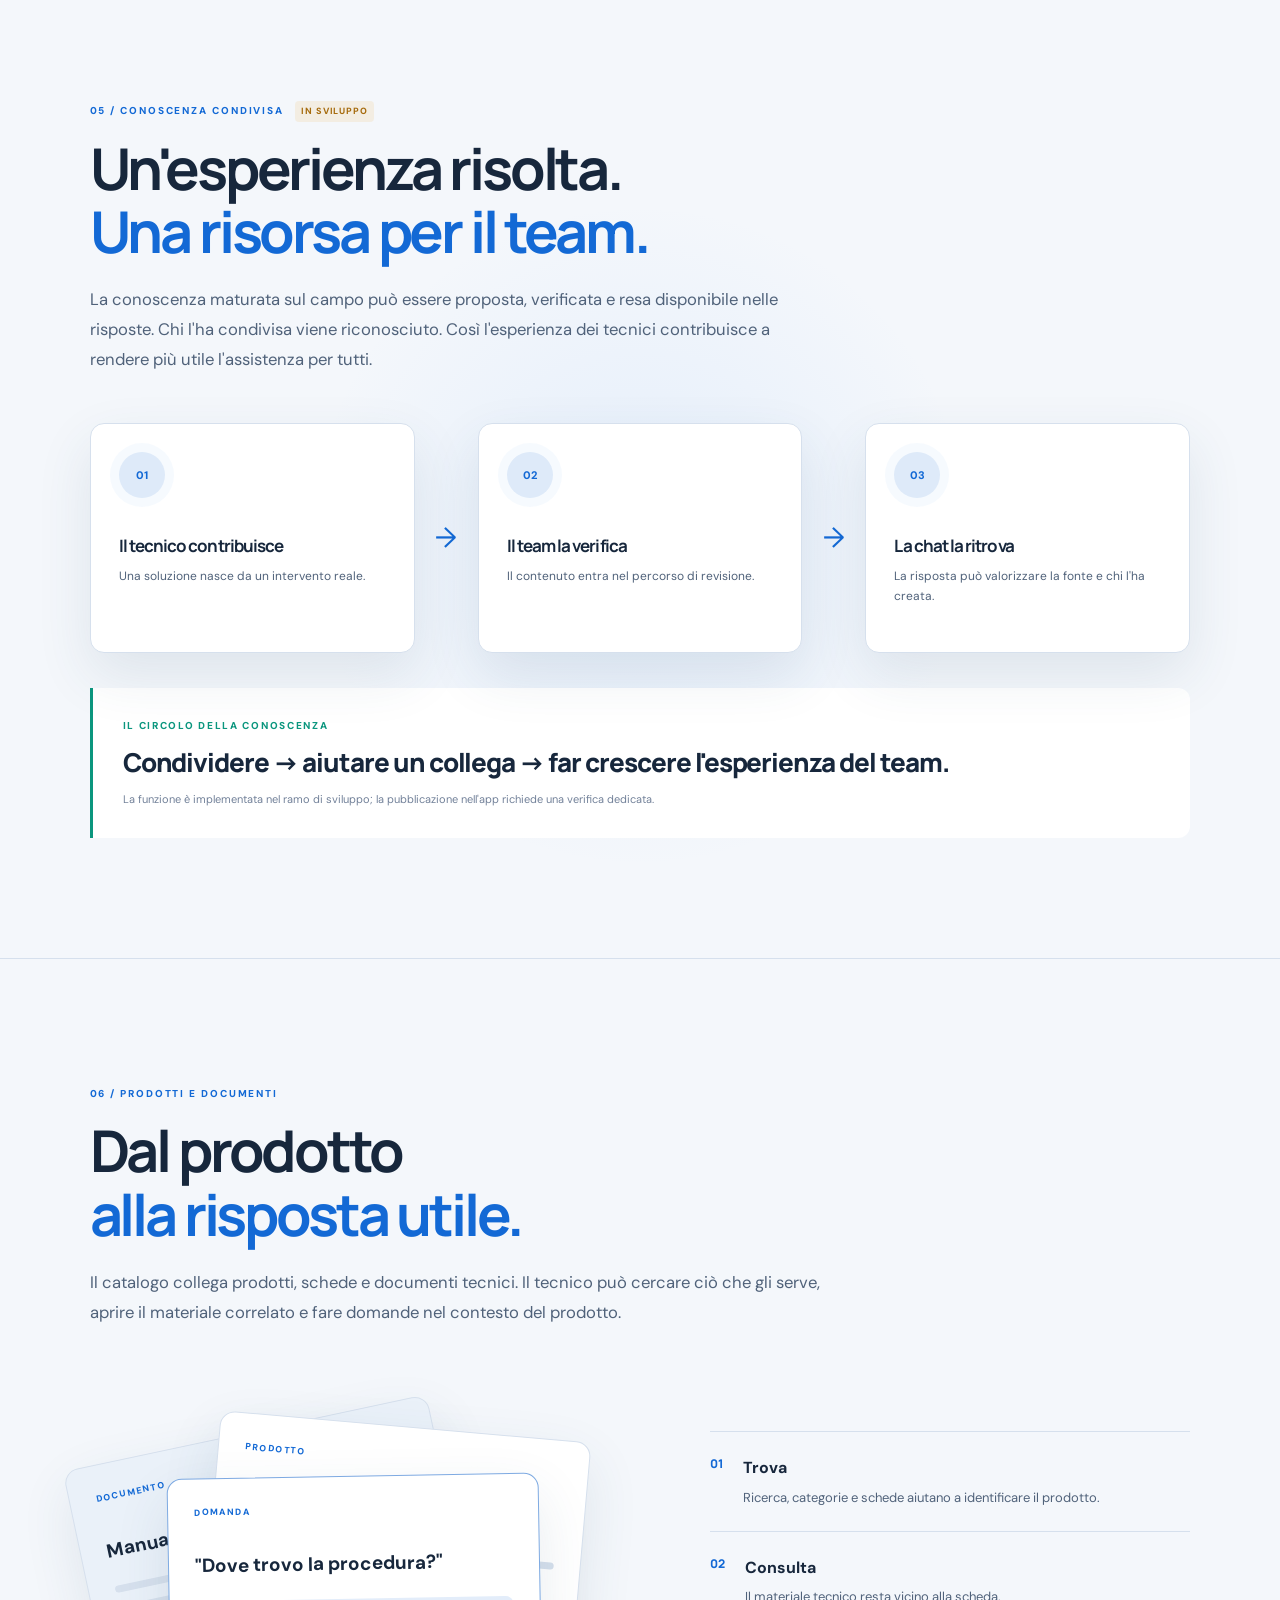
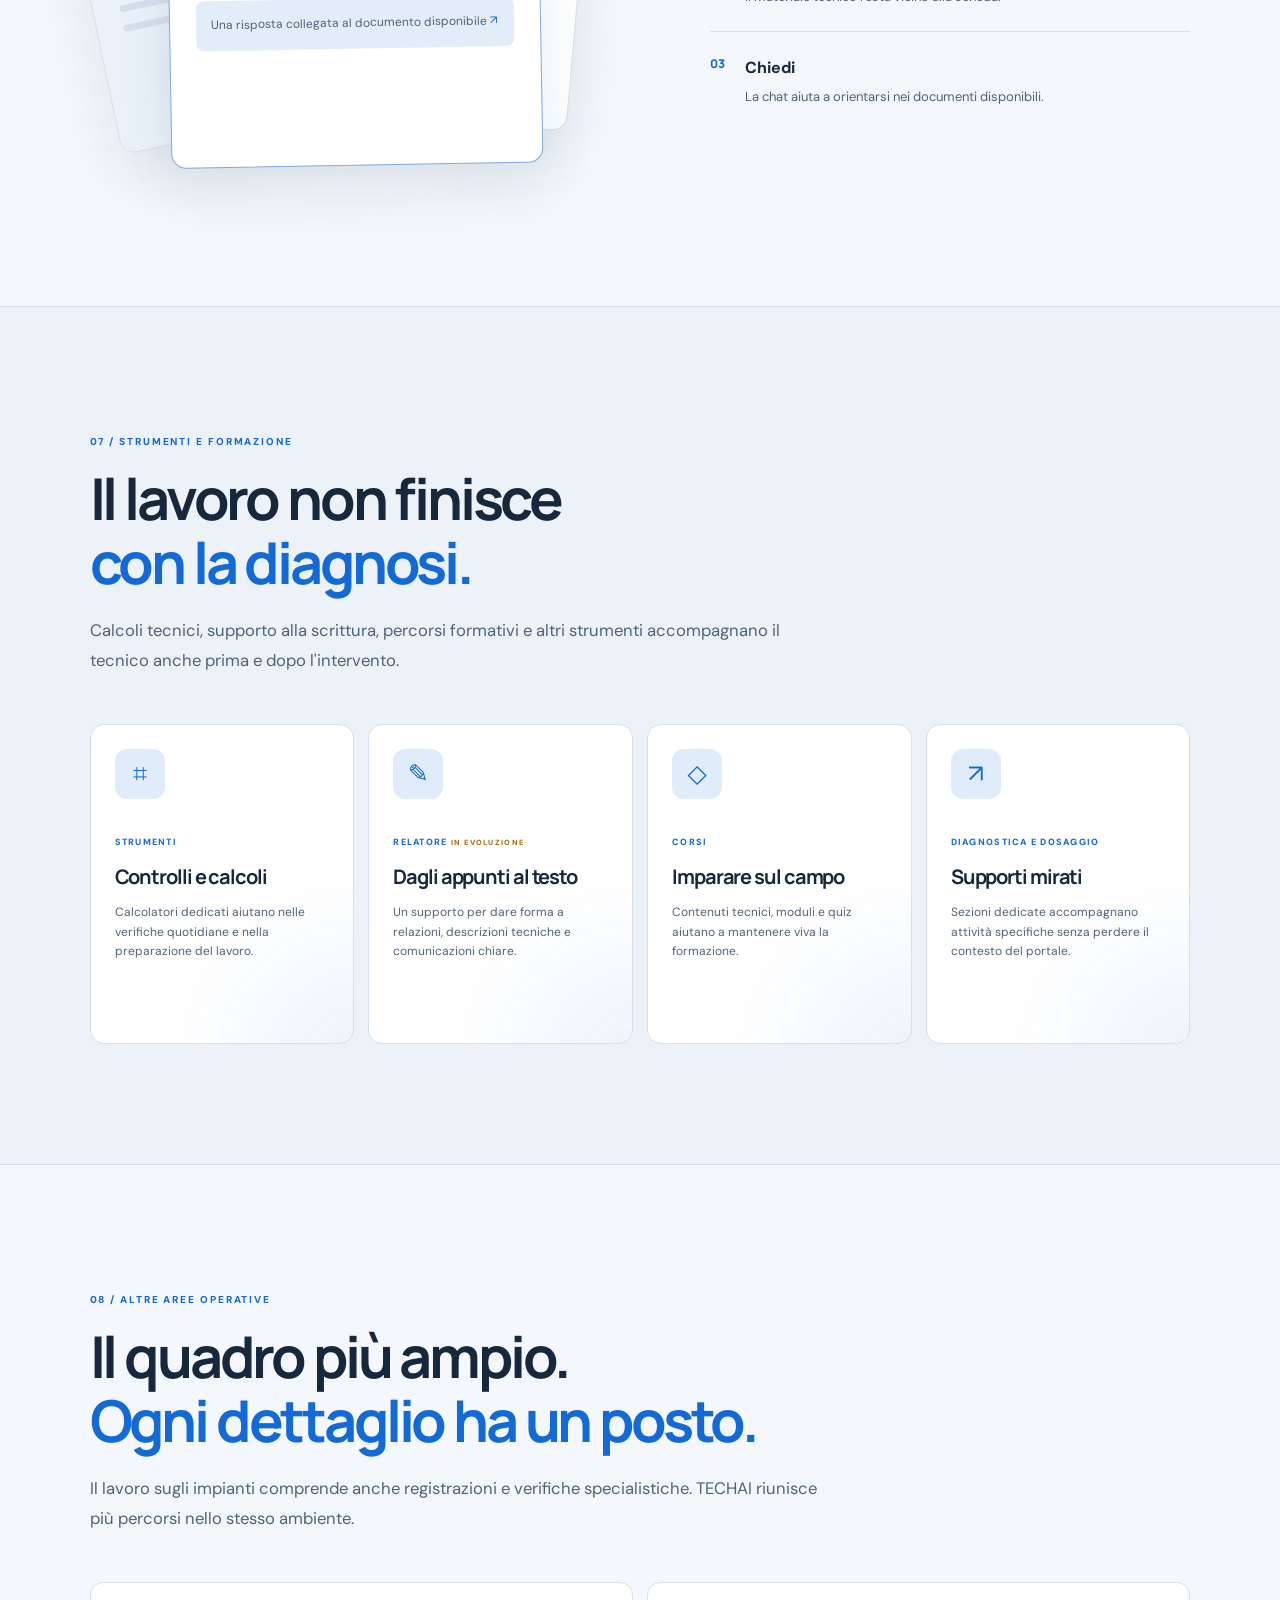
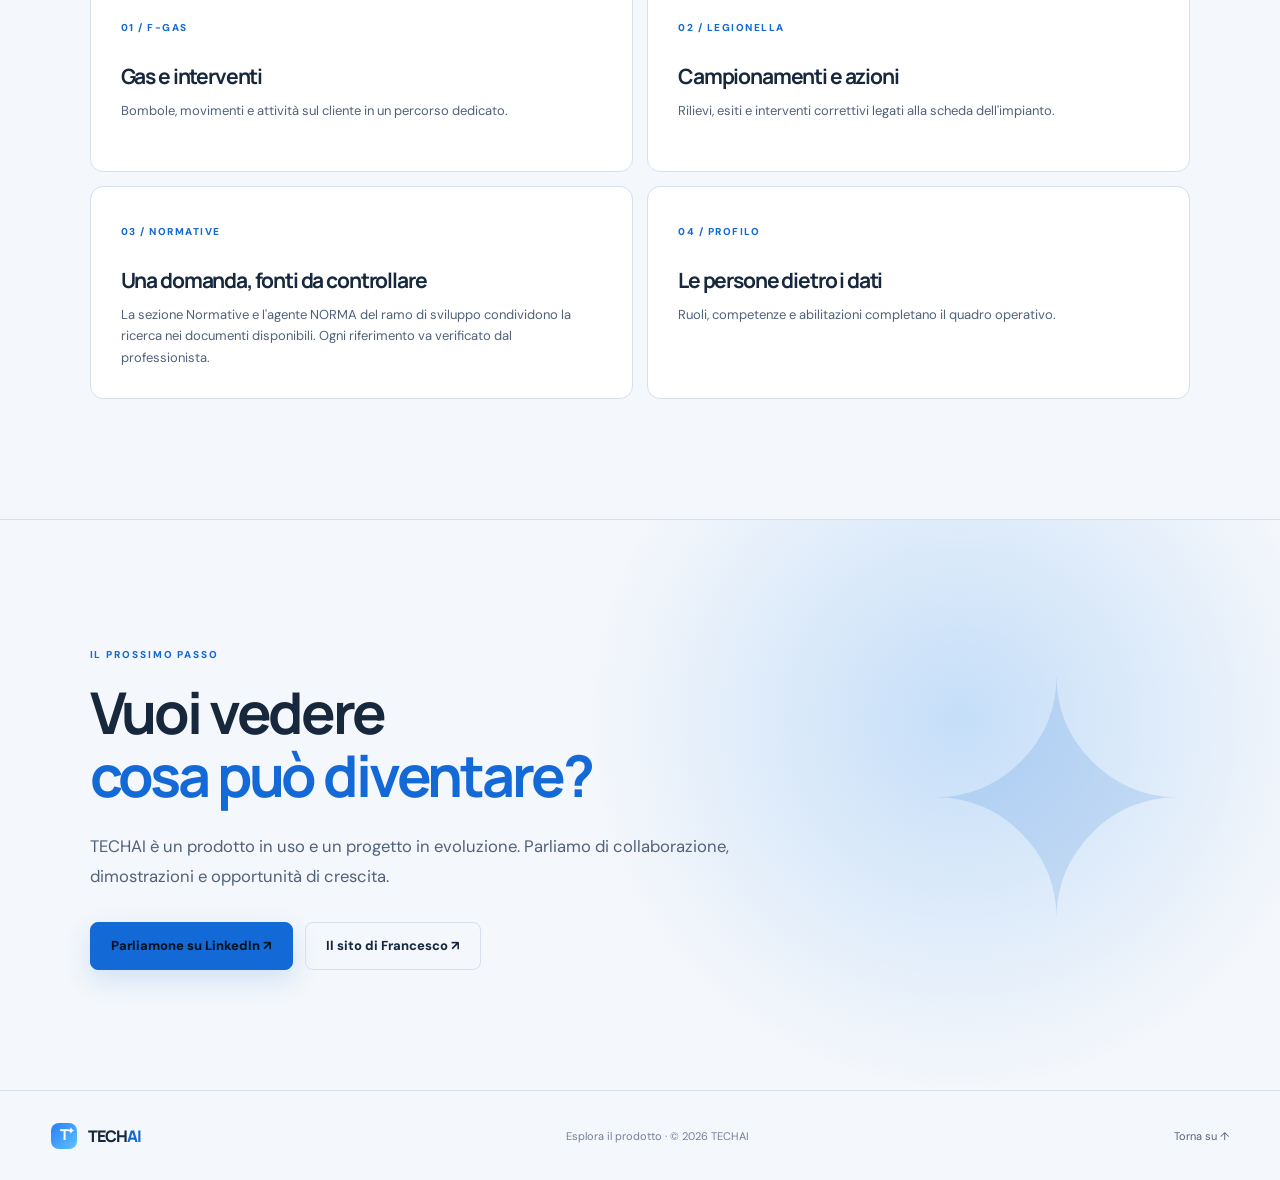
<file: scopri.html>
<!doctype html>
<html lang="it">
<head>
  <meta charset="utf-8">
  <meta name="viewport" content="width=device-width, initial-scale=1">
  <meta name="theme-color" content="#f4f7fb">
  <meta name="description" content="Esplora TECHAI: impianti, predittività del trattamento acqua, assistenti, conoscenza condivisa, prodotti, strumenti, Relatore e corsi.">
  <title>Scopri TECHAI — Il lavoro, la conoscenza, il prossimo intervento</title>
  <link rel="stylesheet" href="styles.css?v=2">
  <link rel="stylesheet" href="scopri.css?v=3">
  <script defer src="scopri.js?v=2"></script>
</head>
<body class="light detail-page">
  <a class="skip-link" href="#contenuto">Vai al contenuto</a>
  <div class="scroll-progress" aria-hidden="true"><span id="progressFill"></span></div>
  <header class="topbar">
    <a class="brand" href="index.html" aria-label="TECHAI, torna alla pagina principale"><span class="brand-mark" aria-hidden="true">T<span>✦</span></span><span>TECH<span class="brand-ai">AI</span></span><span class="brand-tag">/ DENTRO IL PRODOTTO</span></a>
    <nav class="top-actions" aria-label="Navigazione principale"><a href="index.html">Panoramica</a><a href="#esperienza">Esplora</a><a href="#contatti">Contatti</a><button id="themeToggle" class="theme-button" type="button" aria-label="Cambia tema" title="Cambia tema">☾</button></nav>
  </header>

  <main id="contenuto">
    <section class="detail-hero" aria-labelledby="detail-title">
      <div class="detail-hero-copy" data-reveal>
        <div class="eyebrow"><span class="pulse"></span> DENTRO TECHAI / ESPLORA IL SISTEMA</div>
        <h1 id="detail-title">Il campo cambia.<br><span>La conoscenza resta.</span></h1>
        <p>Ogni visita aggiunge un pezzo alla storia dell'impianto. TECHAI collega persone, rilevazioni, documenti e strumenti per trasformare quella storia in lavoro più consapevole.</p>
        <div class="hero-buttons"><a class="button" href="#esperienza">Inizia l'esplorazione <span aria-hidden="true">↓</span></a><a class="button button-ghost" href="index.html">Torna alla panoramica <span aria-hidden="true">↗</span></a></div>
        <div class="hero-foot"><span>01 / OSSERVA</span><span>02 / COLLEGA</span><span>03 / AGISCI</span></div>
      </div>
      <div class="system-visual" aria-label="Illustrazione dei collegamenti tra tecnico, impianto, dati e assistenti" data-reveal>
        <div class="orbit orbit-one"></div><div class="orbit orbit-two"></div><div class="orbit orbit-three"></div>
        <div class="orbit-core"><span>✦</span><strong>TECHAI</strong><small>CONOSCENZA OPERATIVA</small></div>
        <div class="orbit-node node-one"><span>⌁</span><b>Impianti</b></div>
        <div class="orbit-node node-two"><span>◈</span><b>Acqua</b></div>
        <div class="orbit-node node-three"><span>✦</span><b>Assistenti</b></div>
        <div class="orbit-node node-four"><span>▣</span><b>Documenti</b></div>
        <div class="orbit-node node-five"><span>↗</span><b>Persone</b></div>
        <span class="orbit-star star-one"></span><span class="orbit-star star-two"></span><span class="orbit-star star-three"></span>
      </div>
    </section>

    <div class="marquee" aria-label="Aree TECHAI"><div>IMPIANTI <span>✦</span> TRATTAMENTO ACQUA <span>✦</span> ASSISTENTI <span>✦</span> CONOSCENZA CONDIVISA <span>✦</span> PRODOTTI <span>✦</span> STRUMENTI <span>✦</span> FORMAZIONE <span>✦</span> IMPIANTI <span>✦</span> TRATTAMENTO ACQUA <span>✦</span> ASSISTENTI <span>✦</span> CONOSCENZA CONDIVISA <span>✦</span></div></div>

    <nav class="detail-jump" aria-label="Vai a una sezione"><a href="#esperienza">Il percorso</a><a href="#impianti">Impianti</a><a href="#acqua">Acqua</a><a href="#intelligenza">Assistenti</a><a href="#condivisione">Condivisione</a><a href="#prodotti">Prodotti</a><a href="#strumenti">Strumenti</a><a href="#tracciabilita">Altre aree</a></nav>

    <section class="detail-section experience-section" id="esperienza"><div class="detail-section-head" data-reveal><span class="section-label">01 / IL PERCORSO</span><h2>Dal problema al contesto.<br><em>Scegli una storia.</em></h2><p>Tre esempi illustrano come le aree del prodotto si incontrano. Sono percorsi dimostrativi: mostrano l'esperienza, non risultati reali o promesse di prestazione.</p></div>
      <div class="story-panel" data-reveal><div class="story-controls" role="tablist" aria-label="Scegli un percorso dimostrativo"><button type="button" role="tab" aria-selected="true" aria-controls="storyContent" data-story="acqua"><span>01</span> Trattamento acqua</button><button type="button" role="tab" aria-selected="false" aria-controls="storyContent" data-story="guasto"><span>02</span> Un guasto sul campo</button><button type="button" role="tab" aria-selected="false" aria-controls="storyContent" data-story="relazione"><span>03</span> Dopo l'intervento</button></div><div class="story-content" id="storyContent" role="tabpanel" aria-live="polite"><div class="story-topline"><span>SCENARIO DIMOSTRATIVO</span><span id="storyIndex">01 / 03</span></div><h3 id="storyTitle">L'impianto ha una storia. Il tecnico vede il prossimo segnale.</h3><p id="storyLead">Una visita aggiunge una rilevazione al percorso del trattamento. Lo storico aiuta a leggere l'andamento e a capire cosa controllare.</p><div class="story-stages" id="storyStages"><div><span>01</span><b>Rileva</b><small>Registra ciò che osservi.</small></div><div><span>02</span><b>Leggi</b><small>Segui l'andamento nel tempo.</small></div><div><span>03</span><b>Prepara</b><small>Porta il contesto alla visita successiva.</small></div></div><div class="story-footer"><span class="live-dot"></span><span id="storyOutcome">La continuità dei dati rende più utile ogni nuova visita.</span></div></div></div>
    </section>

    <section class="detail-section" id="impianti"><div class="detail-split"><div data-reveal><span class="section-label">02 / IMPIANTI E MANUTENZIONI</span><h2>La memoria<br><em>di ogni impianto.</em></h2><p>Una scheda segue l'impianto nel tempo: dati tecnici, persone coinvolte, attività periodiche e interventi eseguiti. Quando il tecnico torna sul posto, il contesto è già lì.</p><div class="micro-list"><div><span>01</span><b>Identità</b><small>Informazioni e documentazione collegate all'impianto.</small></div><div><span>02</span><b>Attività</b><small>Manutenzioni da pianificare e lavoro svolto.</small></div><div><span>03</span><b>Continuità</b><small>Una storia leggibile anche da chi arriva dopo.</small></div></div></div><div class="detail-shot" data-reveal><div class="detail-shot-top"><span>TECHAI / IMPIANTO</span><span>● SCHERMATA DIMOSTRATIVA</span></div><img src="assets/04-dettaglio-impianto-manutenzioni.png" alt="Schermata dimostrativa della scheda di un impianto e delle manutenzioni" loading="lazy"><span class="shot-caption">Dati di esempio, nessuna informazione di cliente reale.</span></div></div></section>

    <section class="detail-section prediction-section" id="acqua"><div class="detail-section-head" data-reveal><span class="section-label">03 / TRATTAMENTO ACQUA</span><h2>Dal dato al momento<br><em>giusto per intervenire.</em></h2><p>I trattamenti registrati creano uno storico. TECHAI lo usa per mostrare come cambiano consumi e autonomia, e per portare all'attenzione ciò che merita un controllo. Qui sotto puoi esplorare il principio senza vedere formule o dati interni.</p></div><div class="prediction-lab" data-reveal><div class="prediction-copy"><span class="lab-tag">ILLUSTRAZIONE CONCETTUALE</span><h3 id="predictionTitle">Tutto parte dalla prima rilevazione.</h3><p id="predictionText">La scheda conserva ciò che il tecnico osserva. Con il tempo, la storia dell'impianto acquista significato.</p><div class="prediction-controls" role="tablist" aria-label="Esplora gli stati dello storico"><button type="button" role="tab" aria-selected="true" data-phase="0">Primo dato</button><button type="button" role="tab" aria-selected="false" data-phase="1">Più visite</button><button type="button" role="tab" aria-selected="false" data-phase="2">Segnale utile</button></div><div class="prediction-foot">Questa animazione spiega il percorso. Non calcola valori né mostra dati dell'app.</div></div><div class="signal-board" aria-hidden="true"><div class="signal-head"><span>STORICO TRATTAMENTO</span><span id="signalStatus">IN FORMAZIONE</span></div><div class="signal-chart"><div class="grid-lines"></div><svg viewBox="0 0 500 240" preserveAspectRatio="none"><defs><linearGradient id="areaGradient" x1="0" y1="0" x2="0" y2="1"><stop offset="0%" stop-color="#267feb" stop-opacity=".28"/><stop offset="100%" stop-color="#267feb" stop-opacity="0"/></linearGradient></defs><path id="signalArea" class="signal-area" d="M0 182 L82 168 L168 175 L250 144 L332 132 L415 107 L500 85 L500 240 L0 240 Z"/><path id="signalLine" class="signal-line" d="M0 182 L82 168 L168 175 L250 144 L332 132 L415 107 L500 85"/><circle class="signal-point" cx="82" cy="168" r="6"/><circle class="signal-point" cx="250" cy="144" r="6"/><circle class="signal-point" cx="415" cy="107" r="6"/></svg></div><div class="signal-events"><span>RILEVAZIONE</span><span>STORICO</span><span>ATTENZIONE</span></div></div></div></section>

    <section class="detail-section intelligence-section" id="intelligenza"><div class="detail-section-head" data-reveal><span class="section-label">04 / ASSISTENZA</span><h2>Una domanda.<br><em>Il contesto giusto.</em></h2><p>Gli assistenti specializzati aiutano il tecnico a interrogare la conoscenza disponibile. E.V.A. segue impianti e operatività, TECO i manuali e la diagnostica, IDRA il trattamento acqua. Nel ramo di sviluppo NORMA si occupa di leggi e norme tecniche.</p></div><div class="assistant-stage" data-reveal><div class="assistant-selector" role="tablist" aria-label="Scegli un assistente"><button type="button" role="tab" aria-selected="true" data-agent="eva"><span class="agent-symbol blue">✦</span><b>E.V.A.</b><small>Impianti e attività</small></button><button type="button" role="tab" aria-selected="false" data-agent="teco"><span class="agent-symbol amber">⌁</span><b>TECO</b><small>Manuali e guasti</small></button><button type="button" role="tab" aria-selected="false" data-agent="idra"><span class="agent-symbol teal">◈</span><b>IDRA</b><small>Trattamento acqua</small></button><button type="button" role="tab" aria-selected="false" data-agent="norma"><span class="agent-symbol violet">§</span><b>NORMA</b><small>Normative · in sviluppo</small></button></div><div class="conversation" aria-live="polite"><div class="conversation-top"><span class="live-dot"></span><span id="conversationName">E.V.A. / CONTESTO OPERATIVO</span><span class="demo-badge">ESEMPIO</span></div><div class="message user-message"><span>TECNICO</span><p id="userMessage">Che cosa è stato fatto nell'ultima visita?</p></div><div class="message ai-message"><span id="assistantLabel">E.V.A.</span><p id="assistantMessage">Posso aiutarti a ripercorrere le registrazioni disponibili e portare il contesto alla prossima attività.</p><div class="source-pill" id="sourcePill">↳ Storico dell'impianto</div></div><div class="conversation-note">Dialogo illustrativo. Le risposte reali dipendono dalle fonti disponibili.</div></div></div></section>

    <section class="detail-section collaboration-section" id="condivisione"><div class="detail-section-head" data-reveal><span class="section-label">05 / CONOSCENZA CONDIVISA <span class="evolution-badge">IN SVILUPPO</span></span><h2>Un'esperienza risolta.<br><em>Una risorsa per il team.</em></h2><p>La conoscenza maturata sul campo può essere proposta, verificata e resa disponibile nelle risposte. Chi l'ha condivisa viene riconosciuto. Così l'esperienza dei tecnici contribuisce a rendere più utile l'assistenza per tutti.</p></div><div class="knowledge-flow" data-reveal><div class="knowledge-step"><div class="knowledge-icon">01</div><h3>Il tecnico contribuisce</h3><p>Una soluzione nasce da un intervento reale.</p></div><div class="knowledge-arrow" aria-hidden="true">→</div><div class="knowledge-step"><div class="knowledge-icon">02</div><h3>Il team la verifica</h3><p>Il contenuto entra nel percorso di revisione.</p></div><div class="knowledge-arrow" aria-hidden="true">→</div><div class="knowledge-step"><div class="knowledge-icon">03</div><h3>La chat la ritrova</h3><p>La risposta può valorizzare la fonte e chi l'ha creata.</p></div></div><div class="knowledge-quote" data-reveal><span>IL CIRCOLO DELLA CONOSCENZA</span><strong>Condividere → aiutare un collega → far crescere l'esperienza del team.</strong><small>La funzione è implementata nel ramo di sviluppo; la pubblicazione nell'app richiede una verifica dedicata.</small></div></section>

    <section class="detail-section" id="prodotti"><div class="detail-section-head" data-reveal><span class="section-label">06 / PRODOTTI E DOCUMENTI</span><h2>Dal prodotto<br><em>alla risposta utile.</em></h2><p>Il catalogo collega prodotti, schede e documenti tecnici. Il tecnico può cercare ciò che gli serve, aprire il materiale correlato e fare domande nel contesto del prodotto.</p></div><div class="product-theatre" data-reveal><div class="product-stack"><div class="product-sheet sheet-back"><span>DOCUMENTO</span><b>Manuale tecnico</b><i></i><i></i><i></i></div><div class="product-sheet sheet-middle"><span>PRODOTTO</span><b>Scheda e informazioni</b><i></i><i></i><i></i></div><div class="product-sheet sheet-front"><span>DOMANDA</span><b>"Dove trovo la procedura?"</b><div class="product-answer">Una risposta collegata al documento disponibile <span>↗</span></div></div></div><div class="product-copy"><div class="product-line"><span>01</span><div><b>Trova</b><p>Ricerca, categorie e schede aiutano a identificare il prodotto.</p></div></div><div class="product-line"><span>02</span><div><b>Consulta</b><p>Il materiale tecnico resta vicino alla scheda.</p></div></div><div class="product-line"><span>03</span><div><b>Chiedi</b><p>La chat aiuta a orientarsi nei documenti disponibili.</p></div></div></div></div></section>

    <section class="detail-section toolkit-section" id="strumenti"><div class="detail-section-head" data-reveal><span class="section-label">07 / STRUMENTI E FORMAZIONE</span><h2>Il lavoro non finisce<br><em>con la diagnosi.</em></h2><p>Calcoli tecnici, supporto alla scrittura, percorsi formativi e altri strumenti accompagnano il tecnico anche prima e dopo l'intervento.</p></div><div class="tool-grid"><article class="tool-card" data-reveal><div class="tool-icon">⌗</div><span>STRUMENTI</span><h3>Controlli e calcoli</h3><p>Calcolatori dedicati aiutano nelle verifiche quotidiane e nella preparazione del lavoro.</p><div class="tool-shine"></div></article><article class="tool-card" data-reveal><div class="tool-icon">✎</div><span>RELATORE <small>IN EVOLUZIONE</small></span><h3>Dagli appunti al testo</h3><p>Un supporto per dare forma a relazioni, descrizioni tecniche e comunicazioni chiare.</p><div class="tool-shine"></div></article><article class="tool-card" data-reveal><div class="tool-icon">◇</div><span>CORSI</span><h3>Imparare sul campo</h3><p>Contenuti tecnici, moduli e quiz aiutano a mantenere viva la formazione.</p><div class="tool-shine"></div></article><article class="tool-card" data-reveal><div class="tool-icon">↗</div><span>DIAGNOSTICA E DOSAGGIO</span><h3>Supporti mirati</h3><p>Sezioni dedicate accompagnano attività specifiche senza perdere il contesto del portale.</p><div class="tool-shine"></div></article></div></section>

    <section class="detail-section trace-section" id="tracciabilita"><div class="detail-section-head" data-reveal><span class="section-label">08 / ALTRE AREE OPERATIVE</span><h2>Il quadro più ampio.<br><em>Ogni dettaglio ha un posto.</em></h2><p>Il lavoro sugli impianti comprende anche registrazioni e verifiche specialistiche. TECHAI riunisce più percorsi nello stesso ambiente.</p></div><div class="trace-grid"><article data-reveal><span>01 / F-GAS</span><h3>Gas e interventi</h3><p>Bombole, movimenti e attività sul cliente in un percorso dedicato.</p></article><article data-reveal><span>02 / LEGIONELLA</span><h3>Campionamenti e azioni</h3><p>Rilievi, esiti e interventi correttivi legati alla scheda dell'impianto.</p></article><article data-reveal><span>03 / NORMATIVE</span><h3>Una domanda, fonti da controllare</h3><p>La sezione Normative e l'agente NORMA del ramo di sviluppo condividono la ricerca nei documenti disponibili. Ogni riferimento va verificato dal professionista.</p></article><article data-reveal><span>04 / PROFILO</span><h3>Le persone dietro i dati</h3><p>Ruoli, competenze e abilitazioni completano il quadro operativo.</p></article></div></section>

    <section class="detail-end" id="contatti"><div data-reveal><span class="section-label">IL PROSSIMO PASSO</span><h2>Vuoi vedere<br><em>cosa può diventare?</em></h2><p>TECHAI è un prodotto in uso e un progetto in evoluzione. Parliamo di collaborazione, dimostrazioni e opportunità di crescita.</p><div class="contact-actions"><a class="button" href="https://www.linkedin.com/in/francesco-boccia-90649a111/" target="_blank" rel="noopener noreferrer">Parliamone su LinkedIn ↗</a><a class="button button-ghost" href="https://boccia.altervista.org/francesco/index.html#esperienza" target="_blank" rel="noopener noreferrer">Il sito di Francesco ↗</a></div></div><div class="end-symbol" aria-hidden="true">✦</div></section>
  </main>
  <footer class="footer"><a class="brand" href="index.html"><span class="brand-mark" aria-hidden="true">T<span>✦</span></span><span>TECH<span class="brand-ai">AI</span></span></a><span>Esplora il prodotto · © <span id="year">2026</span> TECHAI</span><a href="#contenuto">Torna su ↑</a></footer>
</body>
</html>
</file>
<file: styles.css>
@import url('https://fonts.googleapis.com/css2?family=DM+Sans:wght@400;500;600;700&family=Manrope:wght@400;500;600;700;800&display=swap');
:root{color-scheme:dark;--bg:#080d16;--bg2:#0d1420;--panel:#111b2a;--panel2:#152235;--text:#edf4fb;--muted:#a4b2c5;--faint:#718198;--line:#233248;--accent:#4b9dff;--accent2:#9ecaff;--teal:#51d9c0;--amber:#f6bf6a;--shadow:0 24px 60px #0005}
*{box-sizing:border-box}html{scroll-behavior:smooth;scroll-padding-top:94px}body{margin:0;background:var(--bg);color:var(--text);font-family:'DM Sans',system-ui,sans-serif;font-size:16px;line-height:1.65}a{color:inherit;text-decoration:none}button,input{font:inherit}button{cursor:pointer}img{max-width:100%;display:block}.skip-link{position:absolute;top:-80px;left:16px;background:var(--accent);color:#031322;padding:9px 14px;z-index:100}.skip-link:focus{top:8px}:focus-visible{outline:2px solid var(--accent);outline-offset:4px}
.topbar{height:72px;position:sticky;top:0;z-index:30;display:flex;align-items:center;justify-content:space-between;gap:24px;padding:0 clamp(24px,4vw,64px);background:color-mix(in srgb,var(--bg) 90%,transparent);backdrop-filter:blur(18px);border-bottom:1px solid var(--line)}.brand{display:inline-flex;align-items:center;gap:11px;font-family:Manrope,sans-serif;font-weight:800;font-size:20px;letter-spacing:-.06em;white-space:nowrap}.brand-ai{color:var(--accent)}.brand-mark{display:inline-grid;place-items:center;width:31px;height:31px;border-radius:8px;background:linear-gradient(135deg,#267dff,#60c2ff);color:white;font-size:18px;letter-spacing:-.1em;position:relative}.brand-mark span{position:absolute;font-size:9px;right:4px;top:1px}.brand-tag{font:700 10px/1.2 'DM Sans',sans-serif;letter-spacing:.16em;color:var(--faint);border-left:1px solid var(--line);padding-left:12px;margin-left:2px}.top-actions{display:flex;align-items:center;gap:26px;font-size:13px;font-weight:700}.top-actions>a:not(.button){color:var(--muted)}.top-actions>a:not(.button):hover{color:var(--text)}.theme-button{border:1px solid var(--line);background:var(--panel);color:var(--text);width:34px;height:34px;border-radius:50%;font-size:18px;line-height:1}.button{display:inline-flex;align-items:center;justify-content:center;gap:18px;min-height:48px;padding:0 20px;border:1px solid var(--accent);border-radius:8px;background:var(--accent);color:#031322;font-size:13px;font-weight:800;box-shadow:0 10px 26px #2178dd2b;transition:transform .18s,background .18s,box-shadow .18s}.button:hover{transform:translateY(-2px);background:#7bb7ff;box-shadow:0 13px 32px #2178dd40}.button-small{min-height:36px;padding:0 14px;gap:10px}.button-ghost{background:transparent;color:var(--text);border-color:var(--line);box-shadow:none}.button-ghost:hover{background:var(--panel);box-shadow:none}
.hero{max-width:1600px;margin:auto;min-height:700px;padding:110px clamp(24px,6vw,100px) 90px;display:grid;grid-template-columns:minmax(0,1.05fr) minmax(420px,.95fr);align-items:center;gap:6vw;background:radial-gradient(circle at 77% 28%,#16437a45 0,transparent 36%),radial-gradient(circle at 15% 83%,#11335930 0,transparent 40%)}.hero-copy{max-width:670px}.eyebrow,.section-label,.visual-kicker,.agent-code,.nav-group,.rail-label{font-size:10px;font-weight:800;letter-spacing:.19em;color:var(--accent);text-transform:uppercase}.eyebrow{display:flex;align-items:center;gap:10px}.pulse{width:7px;height:7px;border-radius:50%;background:var(--teal);box-shadow:0 0 0 5px #51d9c01d}.hero h1{font-family:Manrope,sans-serif;font-size:clamp(46px,5vw,78px);line-height:1.08;letter-spacing:-.07em;margin:25px 0}.hero h1 em{font-style:normal;color:var(--accent2)}.hero-lead{max-width:580px;color:var(--muted);font-size:18px;line-height:1.7}.hero-buttons{display:flex;flex-wrap:wrap;gap:12px;margin-top:34px}.hero-note{color:var(--faint);font-size:12px;margin-top:22px}.hero-visual{border:1px solid #355173;background:linear-gradient(145deg,#101b2b,#0b1320);border-radius:16px;box-shadow:var(--shadow),0 0 0 10px #4b9dff0b;transform:rotate(1deg);overflow:hidden}.visual-head{height:42px;display:flex;justify-content:space-between;align-items:center;gap:8px;padding:0 17px;border-bottom:1px solid var(--line);font-size:9px;letter-spacing:.1em;color:var(--faint);font-weight:800}.visual-head span:last-child{color:var(--teal)}.visual-dots{display:flex;gap:4px}.visual-dots i{width:6px;height:6px;background:#45617f;border-radius:50%}.visual-grid{display:grid;grid-template-columns:1.5fr 1fr;gap:10px;padding:17px}.visual-primary,.visual-side{background:#142237;border:1px solid #28405d;border-radius:10px;padding:22px;min-height:276px}.visual-big{font-family:Manrope,sans-serif;font-size:clamp(17px,1.6vw,23px);line-height:1.35;letter-spacing:-.04em;margin:25px 0 15px}.visual-big strong{color:var(--accent2)}.visual-flow{display:flex;flex-wrap:wrap;gap:6px;align-items:center;font-size:9px;color:var(--muted)}.visual-flow span{padding:4px 6px;background:#20344f;border-radius:4px}.visual-flow b{color:var(--accent)}.bars{height:68px;display:flex;align-items:end;gap:7px;margin-top:18px;border-bottom:1px solid #35506e}.bars i{flex:1;background:linear-gradient(0deg,#205da2,#5ab5ff);border-radius:3px 3px 0 0;opacity:.9}.visual-side{padding:20px 16px}.agent-row{display:flex;align-items:center;gap:10px;padding:16px 0;border-bottom:1px solid #2a3c53}.agent-row:last-child{border-bottom:0}.agent-row b{display:block;font-size:13px}.agent-row small{display:block;font-size:10px;color:var(--faint)}.agent-symbol{display:grid;place-items:center;flex:0 0 auto;width:34px;height:34px;border-radius:8px;font-size:20px}.agent-symbol.blue{background:#2979e82b;color:#64a9ff}.agent-symbol.amber{background:#e9a83d25;color:var(--amber)}.agent-symbol.teal{background:#37bea529;color:var(--teal)}.visual-foot{padding:0 17px 14px;color:var(--faint);font-size:10px}
.page-shell{max-width:1600px;margin:auto;display:grid;grid-template-columns:278px minmax(0,1fr);border-top:1px solid var(--line)}.rail{border-right:1px solid var(--line)}.rail-inner{position:sticky;top:72px;height:calc(100vh - 72px);display:flex;flex-direction:column;padding:34px 22px 25px 34px}.rail-label{color:var(--faint);margin:0 0 17px}.rail-search{width:100%;background:var(--panel);color:var(--text);border:1px solid var(--line);border-radius:7px;padding:10px 12px;font-size:13px;outline:none}.rail-search:focus{border-color:var(--accent)}.rail-search::placeholder{color:var(--faint)}#railNav{overflow:auto;padding:10px 0 20px;margin:12px -6px 0;padding-right:6px;scrollbar-width:thin}#railNav a{display:block;border-left:2px solid transparent;padding:8px 13px;border-radius:0 6px 6px 0;color:var(--muted);font-size:13px;line-height:1.3}#railNav a:hover,#railNav a.active{background:#2b69b92d;color:var(--accent2);border-left-color:var(--accent)}#railNav a[hidden],#railNav .nav-group[hidden]{display:none}.nav-group{color:var(--faint);margin:22px 0 7px 13px;font-size:9px}.rail-bottom{margin-top:auto;border-top:1px solid var(--line);padding-top:18px;color:var(--muted);font-size:11px;line-height:1.6}.rail-bottom span{color:var(--faint)}.content{min-width:0;padding:0 clamp(28px,6vw,100px)}.section{padding:108px 0;border-bottom:1px solid var(--line);max-width:1100px;margin:auto}.section-label{margin-bottom:17px}.section h2{font-family:Manrope,sans-serif;font-size:clamp(34px,3.45vw,54px);letter-spacing:-.06em;line-height:1.19;margin:0 0 23px}.section h2 span{color:var(--accent2)}.section-intro{max-width:750px;color:var(--muted);font-size:17px;line-height:1.75;margin:0 0 35px}.three-grid,.module-grid,.agent-cards,.metric-grid,.investor-grid{display:grid;gap:13px}.three-grid,.agent-cards,.investor-grid{grid-template-columns:repeat(3,minmax(0,1fr))}.feature-card,.agent-card,.investor-grid article{background:var(--panel);border:1px solid var(--line);border-radius:10px;padding:25px;min-height:200px}.card-icon{color:var(--accent);font-size:11px;font-weight:800;letter-spacing:.14em;margin-bottom:27px}.feature-card h3,.agent-card h3,.investor-grid h3,.list-grid h3{font:800 18px Manrope,sans-serif;letter-spacing:-.03em;margin:0 0 9px}.feature-card p,.agent-card p,.investor-grid p,.list-grid p{font-size:13px;color:var(--muted);line-height:1.65;margin:0}.steps{border-top:1px solid var(--line)}.step{display:grid;grid-template-columns:70px 1fr;gap:20px;padding:24px 0;border-bottom:1px solid var(--line)}.step>span{color:var(--accent);font:800 18px Manrope,sans-serif}.step h3{font:800 17px Manrope,sans-serif;margin:0 0 5px}.step p{color:var(--muted);margin:0;font-size:14px}.callout{margin-top:28px;border-left:3px solid var(--teal);background:var(--panel);padding:19px 22px;color:var(--muted);font-size:13px;border-radius:0 8px 8px 0}.callout b{color:var(--text)}.module-grid{grid-template-columns:repeat(3,minmax(0,1fr))}.module{background:var(--panel);border:1px solid var(--line);border-radius:9px;padding:22px;min-height:142px;transition:transform .2s,border-color .2s}.module:hover{transform:translateY(-3px);border-color:var(--accent)}.module>span{color:var(--accent);display:block;text-align:right;font-size:18px}.module b{display:block;font-size:15px;margin:8px 0 3px}.module small{color:var(--muted);font-size:12px}.screenshot{margin:36px 0 0;background:#090e17;border:1px solid var(--line);border-radius:10px;overflow:hidden;box-shadow:var(--shadow)}.shot-bar{display:flex;justify-content:space-between;gap:16px;padding:10px 15px;background:var(--panel2);color:var(--faint);font-size:10px;font-weight:800;letter-spacing:.12em}.screenshot img{width:100%;max-height:520px;object-fit:cover;object-position:top;cursor:zoom-in}.screenshot.expanded img{max-height:none;object-fit:contain;cursor:zoom-out}.screenshot figcaption{font-size:11px;color:var(--faint);padding:10px 15px}.detail-points{display:grid;grid-template-columns:repeat(3,1fr);gap:24px;margin-top:30px}.detail-points b{display:block;font-size:13px;margin-bottom:5px}.detail-points span{display:block;color:var(--muted);font-size:12px;line-height:1.6}.split-shots{display:grid;grid-template-columns:1fr 1fr;gap:15px}.split-shots .screenshot img{height:410px;object-fit:cover;object-position:top}.split-shots .screenshot.expanded img{height:auto}.agent-card{min-height:264px}.agent-card .agent-symbol{margin-bottom:24px}.agent-code{font-size:9px;color:var(--faint);margin-bottom:9px}.agent-card.eva{border-top:2px solid var(--accent)}.agent-card.teco{border-top:2px solid var(--amber)}.agent-card.idra{border-top:2px solid var(--teal)}.agent-card h3{font-size:24px}.list-grid{display:grid;grid-template-columns:1fr 1fr;gap:0 40px}.list-grid article{display:flex;gap:20px;border-top:1px solid var(--line);padding:24px 0}.list-grid article>span{color:var(--accent);font:800 13px Manrope,sans-serif}.metric-grid{grid-template-columns:repeat(4,1fr)}.metric{background:var(--panel);border:1px solid var(--line);border-radius:10px;padding:26px 20px}.metric strong{display:block;color:var(--accent2);font:800 clamp(26px,2.4vw,38px) Manrope,sans-serif;letter-spacing:-.06em}.metric span{font-size:11px;color:var(--muted)}.state-grid{display:grid;grid-template-columns:1fr 1fr;gap:24px;margin-top:35px}.state-grid>div{border-top:1px solid var(--line);padding-top:18px}.state-grid b{display:inline-block;margin-left:7px;font-size:13px}.state-grid p{color:var(--muted);font-size:13px;max-width:370px}.state-dot{display:inline-block;width:7px;height:7px;border-radius:50%}.state-dot.active{background:var(--teal)}.state-dot.planned{background:var(--amber)}.investor-section{background:radial-gradient(circle at 78% 18%,#123c693a,transparent 40%)}.investor-grid article>span{color:var(--accent);font-size:10px;font-weight:800;letter-spacing:.15em}.investor-grid h3{margin-top:24px}.investor-note{display:flex;justify-content:space-between;align-items:center;gap:28px;margin-top:25px;padding:26px;border:1px solid #355473;border-radius:9px;background:#18375a40}.investor-note b{font-size:15px}.investor-note p{max-width:520px;color:var(--muted);font-size:13px;margin:5px 0 0}.investor-note .button{white-space:nowrap}.contact-section{border-bottom:0;padding-bottom:120px}.contact-section>p{max-width:680px;color:var(--muted);font-size:17px}.contact-actions{display:flex;flex-wrap:wrap;gap:12px;margin-top:30px}.contact-section .contact-footnote{font-size:11px;color:var(--faint);margin-top:18px}.footer{border-top:1px solid var(--line);min-height:90px;padding:25px clamp(24px,4vw,64px);display:flex;align-items:center;justify-content:space-between;gap:18px;color:var(--faint);font-size:11px}.footer .brand{font-size:16px;color:var(--text)}.footer .brand-mark{width:26px;height:26px;font-size:15px}.footer>a:last-child{color:var(--muted)}
body.light{color-scheme:light;--bg:#f4f7fb;--bg2:#edf2f8;--panel:#fff;--panel2:#eaf1f9;--text:#17273c;--muted:#50627a;--faint:#728199;--line:#d6e0ed;--accent:#1369d5;--accent2:#245998;--teal:#0b967e;--amber:#a66b0d;--shadow:0 22px 55px #3050701c}body.light .hero{background:radial-gradient(circle at 77% 28%,#b7d8fc75,transparent 36%),radial-gradient(circle at 15% 83%,#daebfa,transparent 40%)}body.light .hero-visual{color:#edf4fb}body.light .visual-head,body.light .visual-foot{color:#91a7bf}body.light .visual-side,body.light .visual-primary{background:#142237}body.light .visual-big{color:#edf4fb}body.light .visual-kicker{color:#7eb7ff}body.light .agent-row b{color:#edf4fb}body.light .investor-note{background:#e5f0fc}
.discover-banner{display:flex;align-items:center;justify-content:space-between;gap:24px;margin-top:20px;padding:28px 30px;border:1px solid color-mix(in srgb,var(--accent) 35%,var(--line));border-radius:12px;background:linear-gradient(110deg,color-mix(in srgb,var(--accent) 11%,var(--panel)),var(--panel));transition:transform .2s,box-shadow .2s}.discover-banner:hover{transform:translateY(-3px);box-shadow:var(--shadow)}.discover-banner small{display:block;margin-bottom:7px;color:var(--accent);font-size:10px;font-weight:800;letter-spacing:.16em}.discover-banner strong{display:block;font:800 clamp(17px,2vw,23px)/1.35 Manrope,sans-serif;letter-spacing:-.04em}.discover-banner>b{font:800 28px Manrope,sans-serif;color:var(--accent)}body.light .hero-visual .visual-flow{color:#b9c7d8}body.light .hero-visual .visual-flow b{color:#6cb3ff}body.light .hero-visual .agent-row small{color:#9fb1c7}body.light .hero-visual .visual-head span:last-child{color:#62dcc8}
@media(max-width:1100px){.hero{grid-template-columns:1fr;gap:60px;min-height:auto;padding-top:90px}.hero-visual{max-width:700px;transform:none}.page-shell{grid-template-columns:220px minmax(0,1fr)}.rail-inner{padding-left:18px}.content{padding:0 36px}.three-grid,.agent-cards,.investor-grid{grid-template-columns:1fr 1fr}.metric-grid{grid-template-columns:repeat(2,1fr)}}
@media(max-width:760px){.topbar{height:60px;padding:0 18px}.brand-tag,.top-actions>a:not(.button){display:none}.top-actions{gap:10px}.button-small{min-height:34px;font-size:11px}.hero{padding:72px 22px 72px}.hero h1{font-size:clamp(39px,10vw,60px)}.hero-lead{font-size:16px}.visual-grid{grid-template-columns:1fr}.visual-primary,.visual-side{min-height:0}.visual-side{display:flex;gap:10px;flex-wrap:wrap}.visual-side .visual-kicker{width:100%}.agent-row{padding:6px 0;border:0;flex:1 1 120px}.page-shell{display:block}.rail{position:sticky;top:60px;z-index:20;border-right:0;background:var(--bg);border-bottom:1px solid var(--line)}.rail-inner{height:auto;padding:10px 20px}.rail-label,.rail-search,.rail-bottom,#railNav .nav-group{display:none}#railNav{display:flex;gap:4px;overflow:auto;margin:0;padding:0;scrollbar-width:none}#railNav a{flex:0 0 auto;padding:8px 11px;border-left:0;border-bottom:2px solid transparent;border-radius:5px 5px 0 0;font-size:12px}#railNav a.active{border-left:0;border-bottom-color:var(--accent)}.content{padding:0 22px}.section{padding:75px 0}.three-grid,.module-grid,.agent-cards,.investor-grid,.list-grid,.detail-points,.split-shots,.state-grid{grid-template-columns:1fr}.feature-card,.agent-card,.investor-grid article{min-height:0}.detail-points{gap:20px}.screenshot img{max-height:350px}.split-shots .screenshot img{height:320px}.investor-note{display:block}.investor-note .button{margin-top:20px}.footer{display:block}.footer>*{display:block;margin:0 0 12px}.footer .brand{display:inline-flex}.section-intro{font-size:15px}}
.agent-symbol.violet{background:#8b5cf62b;color:#b49aff}.agent-card.norma{border-top:2px solid #8b5cf6}.agent-cards{grid-template-columns:repeat(4,minmax(0,1fr))}
@media(max-width:1350px){.agent-cards{grid-template-columns:repeat(2,minmax(0,1fr))}}
@media(max-width:760px){.agent-cards{grid-template-columns:1fr}}
@media(prefers-reduced-motion:reduce){html{scroll-behavior:auto}.button,.module{transition:none}}
</file>
<file: scopri.css>
.detail-page{overflow-x:hidden}.detail-page h1,.detail-page h2,.detail-page h3{font-family:Manrope,sans-serif;letter-spacing:-.055em}.detail-page h2 em,.detail-page h1 span{font-style:normal;color:var(--accent)}.detail-page .topbar{z-index:50}.scroll-progress{height:3px;position:fixed;top:0;left:0;right:0;z-index:60}.scroll-progress span{display:block;width:0;height:100%;background:linear-gradient(90deg,var(--accent),var(--teal))}.detail-hero{position:relative;overflow:hidden;min-height:min(820px,calc(100svh - 72px));display:grid;grid-template-columns:minmax(0,1fr) minmax(420px,1fr);align-items:center;gap:20px;padding:90px clamp(24px,7vw,110px);background:radial-gradient(circle at 77% 45%,#73c3ff45 0,transparent 34%),radial-gradient(circle at 15% 80%,#b6dcff85 0,transparent 46%),var(--bg)}.detail-hero:before{content:"";position:absolute;inset:0;background-image:linear-gradient(#2c7bc711 1px,transparent 1px),linear-gradient(90deg,#2c7bc711 1px,transparent 1px);background-size:48px 48px;mask-image:linear-gradient(90deg,transparent,#000 45%,#000 90%);pointer-events:none}.detail-hero-copy{position:relative;z-index:2;max-width:670px}.detail-hero h1{font-size:clamp(48px,5.7vw,88px);line-height:1.06;margin:22px 0 27px}.detail-hero-copy>p{color:var(--muted);font-size:clamp(16px,1.5vw,20px);line-height:1.7;max-width:610px}.hero-foot{display:flex;flex-wrap:wrap;gap:20px;margin-top:70px;color:var(--faint);font-size:10px;font-weight:800;letter-spacing:.15em}.system-visual{height:560px;position:relative;isolation:isolate;display:grid;place-items:center}.orbit{position:absolute;border:1px solid #5ba6e246;border-radius:50%;box-shadow:0 0 30px #2c82dc0c inset}.orbit-one{width:52%;aspect-ratio:1}.orbit-two{width:76%;aspect-ratio:1;border-style:dashed;animation:orbit-rotate 80s linear infinite}.orbit-three{width:99%;aspect-ratio:1;max-height:540px}.orbit-core{position:relative;z-index:4;width:177px;height:177px;border-radius:50%;display:flex;align-items:center;justify-content:center;flex-direction:column;background:linear-gradient(145deg,#14518d,#1f85db 60%,#73d7e8);color:white;box-shadow:0 0 0 18px #1f85db15,0 0 0 42px #1f85db0b,0 32px 70px #1f85db40;animation:core-float 6s ease-in-out infinite}.orbit-core span{font-size:30px;line-height:1}.orbit-core strong{font:800 25px Manrope,sans-serif;letter-spacing:-.08em}.orbit-core small{font-size:8px;letter-spacing:.17em;font-weight:800}.orbit-node{position:absolute;z-index:4;display:flex;align-items:center;gap:8px;padding:9px 13px;background:var(--panel);border:1px solid var(--line);border-radius:50px;box-shadow:var(--shadow);white-space:nowrap;animation:node-float 6s ease-in-out infinite}.orbit-node span{font-size:17px;color:var(--accent)}.orbit-node b{font-size:11px}.node-one{left:12%;top:23%}.node-two{right:10%;top:13%;animation-delay:-2s}.node-three{right:0;top:49%;animation-delay:-4s}.node-four{left:8%;bottom:22%;animation-delay:-1s}.node-five{right:23%;bottom:7%;animation-delay:-3s}.orbit-star{position:absolute;width:7px;height:7px;border-radius:50%;background:var(--teal);box-shadow:0 0 0 6px #20afba17,0 0 20px var(--teal)}.star-one{left:27%;top:12%}.star-two{right:26%;top:35%}.star-three{left:38%;bottom:14%}@keyframes orbit-rotate{to{transform:rotate(360deg)}}@keyframes core-float{50%{transform:translateY(-10px)}}@keyframes node-float{50%{transform:translateY(-6px)}}
.marquee{overflow:hidden;border-block:1px solid var(--line);background:var(--panel);white-space:nowrap;color:var(--faint);font:800 11px Manrope,sans-serif;letter-spacing:.18em}.marquee>div{width:max-content;padding:16px 0;animation:marquee 32s linear infinite}.marquee span{color:var(--accent);padding:0 32px}@keyframes marquee{to{transform:translateX(-50%)}}.detail-jump{position:sticky;top:72px;z-index:20;display:flex;justify-content:center;gap:5px;padding:9px 15px;background:color-mix(in srgb,var(--bg) 92%,transparent);backdrop-filter:blur(16px);border-bottom:1px solid var(--line);overflow-x:auto;scrollbar-width:none}.detail-jump a{white-space:nowrap;padding:7px 12px;border-radius:50px;color:var(--muted);font-size:11px;font-weight:800}.detail-jump a:hover,.detail-jump a.active{background:color-mix(in srgb,var(--accent) 13%,var(--panel));color:var(--accent)}
.detail-section{padding:120px clamp(24px,7vw,110px);border-bottom:1px solid var(--line);scroll-margin-top:130px}.detail-section-head{max-width:860px;margin-bottom:48px}.detail-section h2,.detail-end h2{font-size:clamp(38px,4.5vw,65px);line-height:1.1;margin:14px 0 22px}.detail-section-head>p,.detail-split>div>p,.detail-end p{font-size:clamp(15px,1.3vw,18px);line-height:1.8;color:var(--muted);max-width:740px;margin:0}.detail-page [data-reveal]{opacity:0;transform:translateY(26px);transition:opacity .8s ease,transform .8s cubic-bezier(.2,.8,.2,1)}.detail-page [data-reveal].shown{opacity:1;transform:none}.detail-page [data-reveal]:nth-child(2){transition-delay:.08s}.detail-page [data-reveal]:nth-child(3){transition-delay:.15s}.detail-page [data-reveal]:nth-child(4){transition-delay:.2s}
.experience-section{background:var(--bg2)}.story-panel{display:grid;grid-template-columns:260px minmax(0,1fr);min-height:430px;border:1px solid var(--line);border-radius:18px;overflow:hidden;background:var(--panel);box-shadow:var(--shadow)}.story-controls{padding:23px;background:color-mix(in srgb,var(--panel2) 70%,var(--panel));border-right:1px solid var(--line);display:flex;flex-direction:column;gap:8px}.story-controls button{width:100%;border:1px solid transparent;background:transparent;color:var(--muted);border-radius:9px;text-align:left;padding:14px;display:flex;gap:12px;align-items:center;font-size:13px;font-weight:700}.story-controls button span{font:800 10px Manrope,sans-serif;color:var(--faint)}.story-controls button[aria-selected=true]{background:var(--panel);border-color:var(--line);color:var(--accent);box-shadow:0 7px 20px #245a9310}.story-content{padding:35px clamp(24px,4vw,64px);display:flex;flex-direction:column;transition:opacity .22s,transform .22s}.story-content.changing{opacity:0;transform:translateY(10px)}.story-topline,.story-footer{display:flex;justify-content:space-between;align-items:center;gap:15px;font-size:10px;font-weight:800;letter-spacing:.14em;color:var(--faint)}.story-content h3{font-size:clamp(24px,2.6vw,38px);line-height:1.18;max-width:690px;margin:33px 0 14px}.story-content>p{font-size:14px;color:var(--muted);max-width:650px}.story-stages{display:grid;grid-template-columns:repeat(3,1fr);gap:12px;margin:27px 0 26px}.story-stages>div{border-top:2px solid var(--accent);padding:15px 0}.story-stages span{font-size:10px;color:var(--accent);font-weight:800}.story-stages b{display:block;font-size:13px;margin-top:7px}.story-stages small{display:block;font-size:11px;color:var(--muted)}.story-footer{justify-content:flex-start;letter-spacing:0;margin-top:auto}.live-dot{width:7px;height:7px;flex:0 0 auto;background:var(--teal);border-radius:50%;box-shadow:0 0 0 5px #25bca022}
.detail-split{display:grid;grid-template-columns:.8fr 1.2fr;gap:7vw;align-items:center}.detail-split h2{font-size:clamp(38px,4.4vw,64px);line-height:1.14}.micro-list{margin-top:36px;border-top:1px solid var(--line)}.micro-list>div{display:grid;grid-template-columns:34px 1fr;column-gap:8px;padding:16px 0;border-bottom:1px solid var(--line)}.micro-list span{font-size:10px;font-weight:800;color:var(--accent)}.micro-list b{font-size:13px}.micro-list small{grid-column:2;color:var(--muted);font-size:12px}.detail-shot{border:1px solid var(--line);border-radius:16px;background:var(--panel);overflow:hidden;box-shadow:var(--shadow);transform:perspective(1000px) rotateY(-2deg) rotateX(1deg)!important}.detail-shot-top{display:flex;justify-content:space-between;gap:10px;padding:13px 17px;background:var(--panel2);color:var(--faint);font-size:9px;font-weight:800;letter-spacing:.13em}.detail-shot img{width:100%;height:420px;object-fit:cover;object-position:top}.shot-caption{display:block;padding:9px 17px;color:var(--faint);font-size:10px}
.prediction-section{background:radial-gradient(circle at 87% 37%,#45aaff20,transparent 32%),var(--bg)}.prediction-lab{display:grid;grid-template-columns:.85fr 1.15fr;gap:30px;border:1px solid var(--line);padding:22px;border-radius:20px;background:var(--panel);box-shadow:var(--shadow)}.prediction-copy{padding:30px 20px 20px}.lab-tag{font-size:10px;color:var(--accent);font-weight:800;letter-spacing:.16em}.prediction-copy h3{font-size:clamp(24px,2.7vw,38px);line-height:1.2;margin:30px 0 14px}.prediction-copy>p{color:var(--muted);font-size:14px;max-width:430px}.prediction-controls{display:flex;flex-wrap:wrap;gap:8px;margin-top:30px}.prediction-controls button{padding:8px 12px;border:1px solid var(--line);border-radius:50px;background:var(--panel2);color:var(--muted);font-size:11px;font-weight:800}.prediction-controls button[aria-selected=true]{background:var(--accent);border-color:var(--accent);color:white}.prediction-foot{margin-top:28px;font-size:11px;color:var(--faint);max-width:440px}.signal-board{min-height:350px;display:flex;flex-direction:column;padding:23px;border-radius:14px;background:linear-gradient(150deg,#0d1a2a,#122c47);color:#f2f7fd;overflow:hidden}.signal-head,.signal-events{display:flex;justify-content:space-between;gap:10px;color:#93abc5;font-size:9px;font-weight:800;letter-spacing:.16em}.signal-head span:last-child{color:#67d8c0}.signal-chart{position:relative;flex:1;min-height:260px;margin:30px 0 12px}.grid-lines{position:absolute;inset:0;background:repeating-linear-gradient(to bottom,#ffffff13 0 1px,transparent 1px 58px)}.signal-chart svg{position:absolute;inset:0;width:100%;height:100%;overflow:visible}.signal-area{fill:url(#areaGradient);transition:opacity .6s}.signal-line{fill:none;stroke:#67b7ff;stroke-width:4;stroke-linecap:round;stroke-linejoin:round;stroke-dasharray:850;stroke-dashoffset:850;transition:stroke-dashoffset 1.1s ease}.signal-point{fill:#68d9c3;stroke:#102338;stroke-width:4;opacity:0;transition:opacity .5s}.signal-board[data-phase="0"] .signal-line{stroke-dashoffset:735}.signal-board[data-phase="1"] .signal-line{stroke-dashoffset:340}.signal-board[data-phase="2"] .signal-line{stroke-dashoffset:0}.signal-board[data-phase="0"] .signal-point:nth-of-type(1),.signal-board[data-phase="1"] .signal-point:nth-of-type(-n+2),.signal-board[data-phase="2"] .signal-point{opacity:1}.signal-board[data-phase="0"] .signal-area{opacity:.15}.signal-board[data-phase="1"] .signal-area{opacity:.55}.signal-board[data-phase="2"] .signal-area{opacity:1}
.intelligence-section{background:var(--bg2)}.assistant-stage{display:grid;grid-template-columns:260px minmax(0,1fr);gap:18px}.assistant-selector{display:flex;flex-direction:column;gap:10px}.assistant-selector button{display:grid;grid-template-columns:37px 1fr;align-items:center;column-gap:12px;text-align:left;border:1px solid var(--line);border-radius:12px;background:var(--panel);padding:17px;color:var(--text);transition:transform .2s,border-color .2s}.assistant-selector button:hover{transform:translateX(4px)}.assistant-selector button[aria-selected=true]{border-color:var(--accent);box-shadow:0 10px 30px #2c80d019}.assistant-selector .agent-symbol{grid-row:span 2}.assistant-selector b{font-size:13px}.assistant-selector small{font-size:11px;color:var(--muted)}.conversation{min-height:397px;border:1px solid var(--line);border-radius:14px;background:var(--panel);padding:28px;box-shadow:var(--shadow);transition:opacity .2s,transform .2s}.conversation.changing{opacity:0;transform:translateY(8px)}.conversation-top{display:flex;align-items:center;gap:10px;font-size:10px;font-weight:800;letter-spacing:.14em;color:var(--accent);padding-bottom:20px;border-bottom:1px solid var(--line)}.demo-badge{margin-left:auto;color:var(--faint)}.message{border-radius:12px;padding:15px 19px;margin-top:22px;max-width:540px}.message>span{font-size:9px;font-weight:800;letter-spacing:.14em;color:var(--faint)}.message p{font-size:14px;margin:6px 0 0;line-height:1.55}.user-message{margin-left:auto;background:var(--panel2)}.ai-message{background:color-mix(in srgb,var(--accent) 10%,var(--panel));border:1px solid color-mix(in srgb,var(--accent) 25%,var(--line))}.ai-message>span{color:var(--accent)}.source-pill{margin-top:14px;display:inline-block;padding:5px 8px;border:1px solid var(--line);border-radius:5px;font-size:10px;color:var(--muted)}.conversation-note{font-size:10px;color:var(--faint);margin-top:20px}
.collaboration-section{background:radial-gradient(circle at 50% 57%,#72aefb1f,transparent 39%),var(--bg)}.evolution-badge{display:inline-block;margin-left:7px;padding:3px 6px;border-radius:4px;background:#ecb35526;color:var(--amber);font-size:9px;letter-spacing:.1em;vertical-align:middle}.knowledge-flow{display:grid;grid-template-columns:1fr 35px 1fr 35px 1fr;align-items:center;gap:14px}.knowledge-step{min-height:230px;padding:28px;border:1px solid var(--line);border-radius:14px;background:var(--panel);box-shadow:var(--shadow)}.knowledge-icon{display:grid;place-items:center;width:46px;height:46px;border-radius:50%;background:color-mix(in srgb,var(--accent) 14%,var(--panel));color:var(--accent);font-size:11px;font-weight:800;box-shadow:0 0 0 9px #3e91e60c}.knowledge-step h3{font-size:17px;margin:34px 0 7px}.knowledge-step p{color:var(--muted);font-size:12px;margin:0}.knowledge-arrow{font-size:28px;color:var(--accent);text-align:center;animation:arrow-pulse 2s ease-in-out infinite}@keyframes arrow-pulse{50%{transform:translateX(5px);opacity:.4}}.knowledge-quote{margin-top:35px;display:flex;flex-direction:column;gap:10px;padding:30px;border-left:3px solid var(--teal);background:var(--panel);border-radius:0 12px 12px 0}.knowledge-quote span{font-size:10px;font-weight:800;letter-spacing:.17em;color:var(--teal)}.knowledge-quote strong{font:800 clamp(17px,2.1vw,26px)/1.35 Manrope,sans-serif;letter-spacing:-.04em}.knowledge-quote small{font-size:11px;color:var(--faint)}
.product-theatre{display:grid;grid-template-columns:1.05fr .95fr;gap:7vw;align-items:center}.product-stack{height:410px;position:relative;perspective:950px}.product-sheet{position:absolute;top:35px;left:12%;width:70%;height:290px;padding:26px;border:1px solid var(--line);border-radius:15px;background:var(--panel);box-shadow:var(--shadow);transition:transform .4s}.product-sheet>span{display:block;font-size:9px;font-weight:800;letter-spacing:.16em;color:var(--accent)}.product-sheet>b{display:block;margin:30px 0 20px;font-size:19px}.product-sheet>i{display:block;height:7px;background:var(--line);border-radius:9px;margin:13px 0}.product-sheet>i:nth-last-child(1){width:55%}.product-sheet>i:nth-last-child(2){width:79%}.sheet-back{transform:rotate(-12deg) translate(-18%,5px);background:var(--panel2)}.sheet-middle{transform:rotate(5deg) translate(15%,10px)}.sheet-front{transform:rotate(-1deg) translate(4%,65px);border-color:color-mix(in srgb,var(--accent) 45%,var(--line))}.product-stack:hover .sheet-back{transform:rotate(-17deg) translate(-25%,-8px)}.product-stack:hover .sheet-middle{transform:rotate(9deg) translate(25%,0)}.product-stack:hover .sheet-front{transform:rotate(-1deg) translate(4%,45px)}.product-answer{padding:15px;background:color-mix(in srgb,var(--accent) 12%,var(--panel));border-radius:8px;color:var(--muted);font-size:12px}.product-answer span{color:var(--accent)}.product-line{display:flex;gap:20px;padding:23px 0;border-top:1px solid var(--line)}.product-line>span{font:800 12px Manrope,sans-serif;color:var(--accent)}.product-line b{font-size:16px}.product-line p{font-size:13px;color:var(--muted);margin:5px 0 0}
.toolkit-section{background:var(--bg2)}.tool-grid{display:grid;grid-template-columns:repeat(4,1fr);gap:14px}.tool-card{position:relative;overflow:hidden;min-height:320px;padding:24px;border:1px solid var(--line);border-radius:14px;background:var(--panel);transition:border-color .25s,box-shadow .25s}.tool-card:hover{border-color:var(--accent);box-shadow:var(--shadow)}.tool-icon{display:grid;place-items:center;width:50px;height:50px;border-radius:12px;background:color-mix(in srgb,var(--accent) 13%,var(--panel));color:var(--accent);font-size:25px;margin-bottom:36px}.tool-card>span{position:relative;z-index:2;display:block;font-size:9px;color:var(--accent);font-weight:800;letter-spacing:.14em}.tool-card>span small{color:var(--amber)}.tool-card h3{position:relative;z-index:2;font-size:20px;margin:10px 0}.tool-card p{position:relative;z-index:2;color:var(--muted);font-size:12px;line-height:1.65;margin:0}.tool-shine{position:absolute;width:200px;height:200px;border-radius:50%;right:-110px;bottom:-125px;background:var(--accent);filter:blur(70px);opacity:.1;transition:opacity .3s,transform .3s}.tool-card:hover .tool-shine{opacity:.25;transform:translate(-25px,-20px)}
.trace-grid{display:grid;grid-template-columns:repeat(2,1fr);gap:14px}.trace-grid article{padding:30px;min-height:190px;border:1px solid var(--line);border-radius:13px;background:var(--panel)}.trace-grid article>span{font-size:10px;font-weight:800;color:var(--accent);letter-spacing:.15em}.trace-grid h3{font-size:21px;margin:20px 0 6px}.trace-grid p{font-size:13px;color:var(--muted);margin:0}.detail-end{min-height:560px;padding:120px clamp(24px,7vw,110px);display:flex;align-items:center;justify-content:space-between;gap:50px;background:radial-gradient(circle at 75% 35%,#70b1f45b,transparent 36%),var(--bg)}.detail-end>div:first-child{max-width:730px;position:relative;z-index:2}.detail-end .contact-actions{margin-top:30px}.end-symbol{font-size:clamp(170px,25vw,380px);line-height:1;color:var(--accent);opacity:.14;animation:core-float 6s ease-in-out infinite}.detail-end h2{margin:14px 0 25px}
body:not(.light).detail-page .detail-hero{background:radial-gradient(circle at 77% 45%,#1363af4a 0,transparent 34%),radial-gradient(circle at 15% 80%,#123c683f 0,transparent 46%),var(--bg)}body:not(.light).detail-page .system-visual .orbit{border-color:#5ba6e234}body:not(.light).detail-page .end-symbol{opacity:.2}
@media(max-width:1100px){.detail-hero{grid-template-columns:1fr;min-height:auto;padding-block:95px 50px}.system-visual{height:450px;max-width:650px;width:100%;margin:auto}.orbit-three{max-height:440px}.detail-split,.prediction-lab,.product-theatre{grid-template-columns:1fr;gap:50px}.detail-shot{max-width:780px}.tool-grid{grid-template-columns:repeat(2,1fr)}.product-stack{max-width:600px;width:100%;margin:auto}.detail-jump{justify-content:flex-start}}
@media(max-width:700px){.detail-hero{padding:65px 22px 40px}.detail-hero h1{font-size:clamp(43px,10vw,65px)}.detail-hero-copy>p{font-size:16px}.hero-foot{margin-top:44px;gap:12px}.system-visual{height:350px}.orbit-core{width:125px;height:125px}.orbit-core strong{font-size:19px}.orbit-core small{font-size:6px}.orbit-node{padding:6px 8px;gap:4px}.orbit-node b{font-size:9px}.orbit-node span{font-size:13px}.node-one{left:0}.node-two{right:4%}.node-three{right:0}.node-four{left:0}.node-five{right:17%}.detail-jump{top:60px}.detail-section{padding:75px 22px;scroll-margin-top:115px}.detail-section h2,.detail-end h2{font-size:clamp(36px,9vw,52px)}.story-panel,.assistant-stage{grid-template-columns:1fr}.story-controls,.assistant-selector{flex-direction:row;overflow-x:auto;border-right:0;border-bottom:1px solid var(--line)}.story-controls button{white-space:nowrap;min-width:max-content}.assistant-selector button{min-width:155px;flex:1 0 155px}.story-content{padding:28px 23px}.story-stages{gap:9px}.story-stages small{font-size:10px}.detail-shot img{height:290px}.prediction-lab{padding:12px}.prediction-copy{padding:18px 12px}.signal-board{min-height:300px}.signal-chart{min-height:210px}.knowledge-flow{display:block}.knowledge-step{min-height:0}.knowledge-arrow{padding:7px;transform:rotate(90deg);animation:none}.product-stack{height:350px}.product-sheet{width:78%;height:250px}.tool-grid,.trace-grid{grid-template-columns:1fr}.tool-card{min-height:230px}.tool-icon{margin-bottom:18px}.detail-end{min-height:0;padding:90px 22px}.end-symbol{display:none}.detail-page .top-actions>a:not(.button){display:none}}
@media(prefers-reduced-motion:reduce){.detail-page [data-reveal]{opacity:1;transform:none;transition:none}.orbit,.orbit-core,.orbit-node,.marquee>div,.knowledge-arrow,.end-symbol{animation:none}.signal-line,.signal-area,.signal-point{transition:none}}
@media(max-width:700px){.story-controls,.assistant-selector{display:grid;grid-template-columns:1fr;overflow:visible}.story-controls button,.assistant-selector button{min-width:0;width:100%;white-space:normal}.story-stages{grid-template-columns:1fr;margin:15px 0}.story-stages>div{padding:9px 0}.story-stages b{margin-top:3px}.story-content h3{margin-top:22px}.assistant-selector button{display:flex;gap:10px}.assistant-selector button .agent-symbol{width:30px;height:30px}.assistant-selector button small{margin-left:auto}}
</file>
